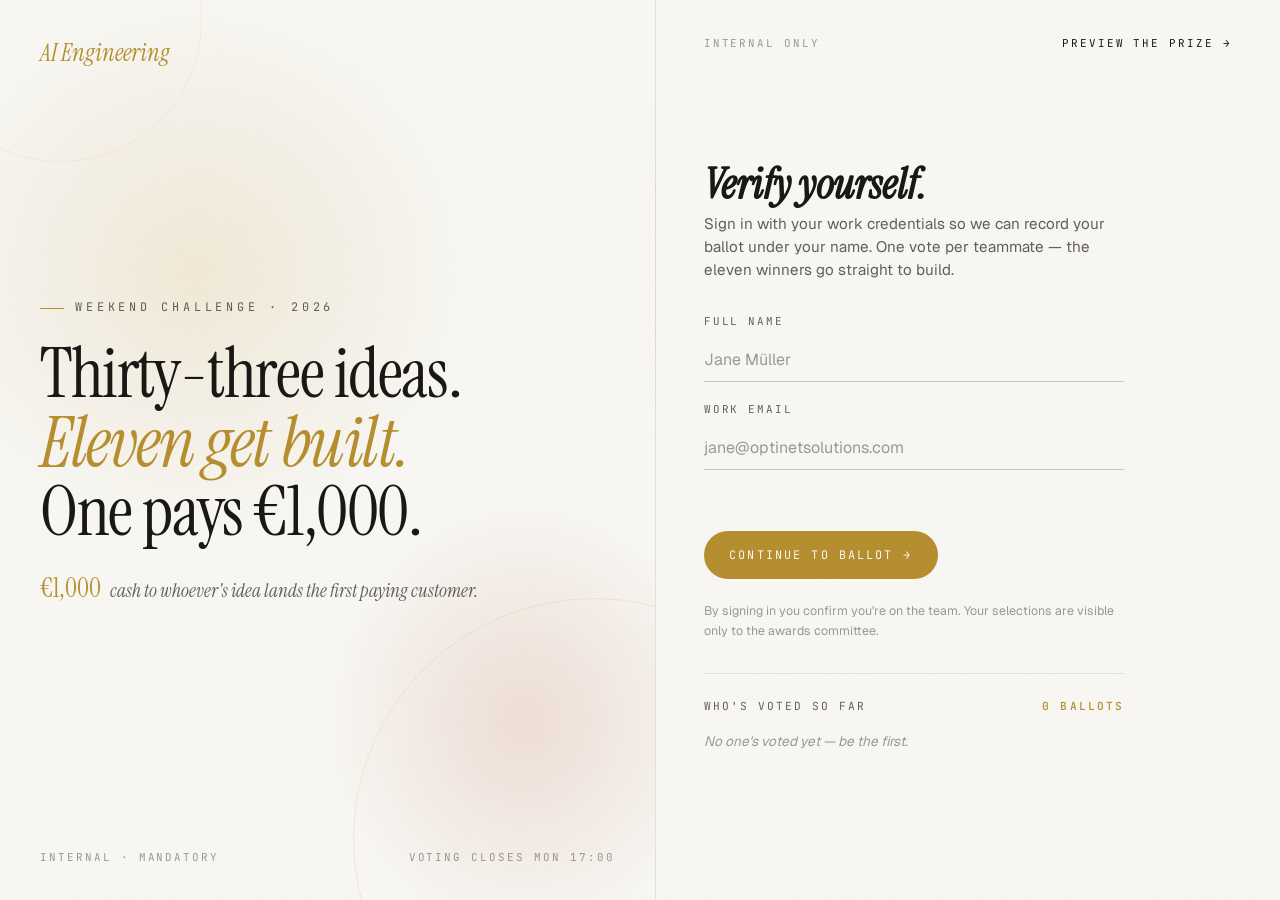
<file: index.html>
<!DOCTYPE html>
<html lang="en">
<head>
  <meta charset="UTF-8" />
  <meta name="viewport" content="width=device-width, initial-scale=1.0" />
  <title>AI Engineering Weekend Challenge · Sign in to vote</title>
  <meta name="description" content="Sign in with your work email to cast your votes for the AI Engineering Weekend Challenge." />
  <link rel="preconnect" href="https://fonts.googleapis.com" />
  <link rel="preconnect" href="https://fonts.gstatic.com" crossorigin />
  <link rel="stylesheet" href="assets/css/app.css" />
</head>
<body class="login-page">

  <!-- ===== Left: editorial art column ===== -->
  <aside class="login-art">
    <div class="login-art-mark">AI Engineering</div>

    <div class="login-art-titlewrap">
      <span class="login-art-eyebrow">Weekend Challenge · 2026</span>
      <h1 class="login-art-title">Thirty-three ideas. <em>Eleven get built.</em><br />One pays €1,000.</h1>
      <p class="login-art-prize"><strong>€1,000</strong> cash to whoever's idea lands the first paying customer.</p>
    </div>

    <div class="login-art-foot">
      <span>Internal · Mandatory</span>
      <span>Voting closes Mon 17:00</span>
    </div>
  </aside>

  <!-- ===== Right: sign-in form ===== -->
  <section class="login-form-col">
    <div class="login-form-head">
      <span>Internal Only</span>
      <a href="prize.html">Preview the prize <span class="arrow">→</span></a>
    </div>

    <form class="login-form" id="login-form" novalidate>
      <h2>Verify yourself.</h2>
      <p class="lede">Sign in with your work credentials so we can record your ballot under your name. One vote per teammate — the eleven winners go straight to build.</p>

      <div class="field">
        <label for="name">Full Name</label>
        <input id="name" name="name" type="text" autocomplete="name" placeholder="Jane Müller" required />
      </div>

      <div class="field">
        <label for="email">Work Email</label>
        <input id="email" name="email" type="email" autocomplete="email" placeholder="jane@optinetsolutions.com" required />
      </div>

      <div class="login-error" id="login-error" role="alert"></div>

      <button class="login-submit" type="submit">
        Continue to ballot <span class="arrow">→</span>
      </button>

      <p class="login-fineprint">By signing in you confirm you're on the team. Your selections are visible only to the awards committee.</p>

      <!-- Voter status — light social proof + admin transparency -->
      <div class="voter-status">
        <div class="voter-status-head">
          <span>Who's voted so far</span>
          <strong id="voter-count">0 ballots</strong>
        </div>
        <div class="voter-list" id="voter-list">
          <div class="voter-list-empty">No one's voted yet — be the first.</div>
        </div>
      </div>
    </form>

    <div></div>
  </section>

  <script src="assets/js/config.js"></script>
  <script src="assets/js/auth.js"></script>
  <script>
    (function () {
      "use strict";

      /* If already signed in, jump straight to the ballot. */
      if (window.Auth.user()) {
        window.location.href = "vote.html";
        return;
      }

      const form = document.getElementById("login-form");
      const err = document.getElementById("login-error");

      form.addEventListener("submit", e => {
        e.preventDefault();
        err.textContent = "";
        const data = new FormData(form);
        try {
          window.Auth.signIn({
            name: data.get("name"),
            email: data.get("email")
          });
          window.location.href = "vote.html";
        } catch (ex) {
          err.textContent = ex.message;
        }
      });

      /* Render voter list (async — fetched from backend if configured) */
      function fmt(iso) {
        const d = new Date(iso);
        const hh = String(d.getHours()).padStart(2, "0");
        const mm = String(d.getMinutes()).padStart(2, "0");
        return `${d.toLocaleDateString("en-GB", { day: "2-digit", month: "short" })} · ${hh}:${mm}`;
      }

      (async () => {
        const voters = await window.Auth.voterList();
        document.getElementById("voter-count").textContent =
          `${voters.length} ${voters.length === 1 ? "ballot" : "ballots"}`;
        if (voters.length) {
          document.getElementById("voter-list").innerHTML = voters
            .map(v => `<div class="voter-row"><span>${v.name}</span><time>${fmt(v.submittedAt)}</time></div>`)
            .join("");
        }

        /* If voting has closed, replace the form with a results CTA. */
        const status = await window.Auth.votingStatus();
        if (status && status.closed) {
          const formEl = document.getElementById("login-form");
          formEl.innerHTML = `
            <h2>The results are <em style="color:var(--gold);font-style:italic">in.</em></h2>
            <p class="lede">Voting has closed. ${status.totalBallots} ballot${status.totalBallots === 1 ? "" : "s"} cast. The eleven winning ideas — one per teammate — are now live on the results page.</p>
            <a class="login-submit" href="results.html" style="text-decoration:none; display:inline-flex;">
              View results <span class="arrow">→</span>
            </a>
          `;
        }
      })();
    })();
  </script>
</body>
</html>
</file>
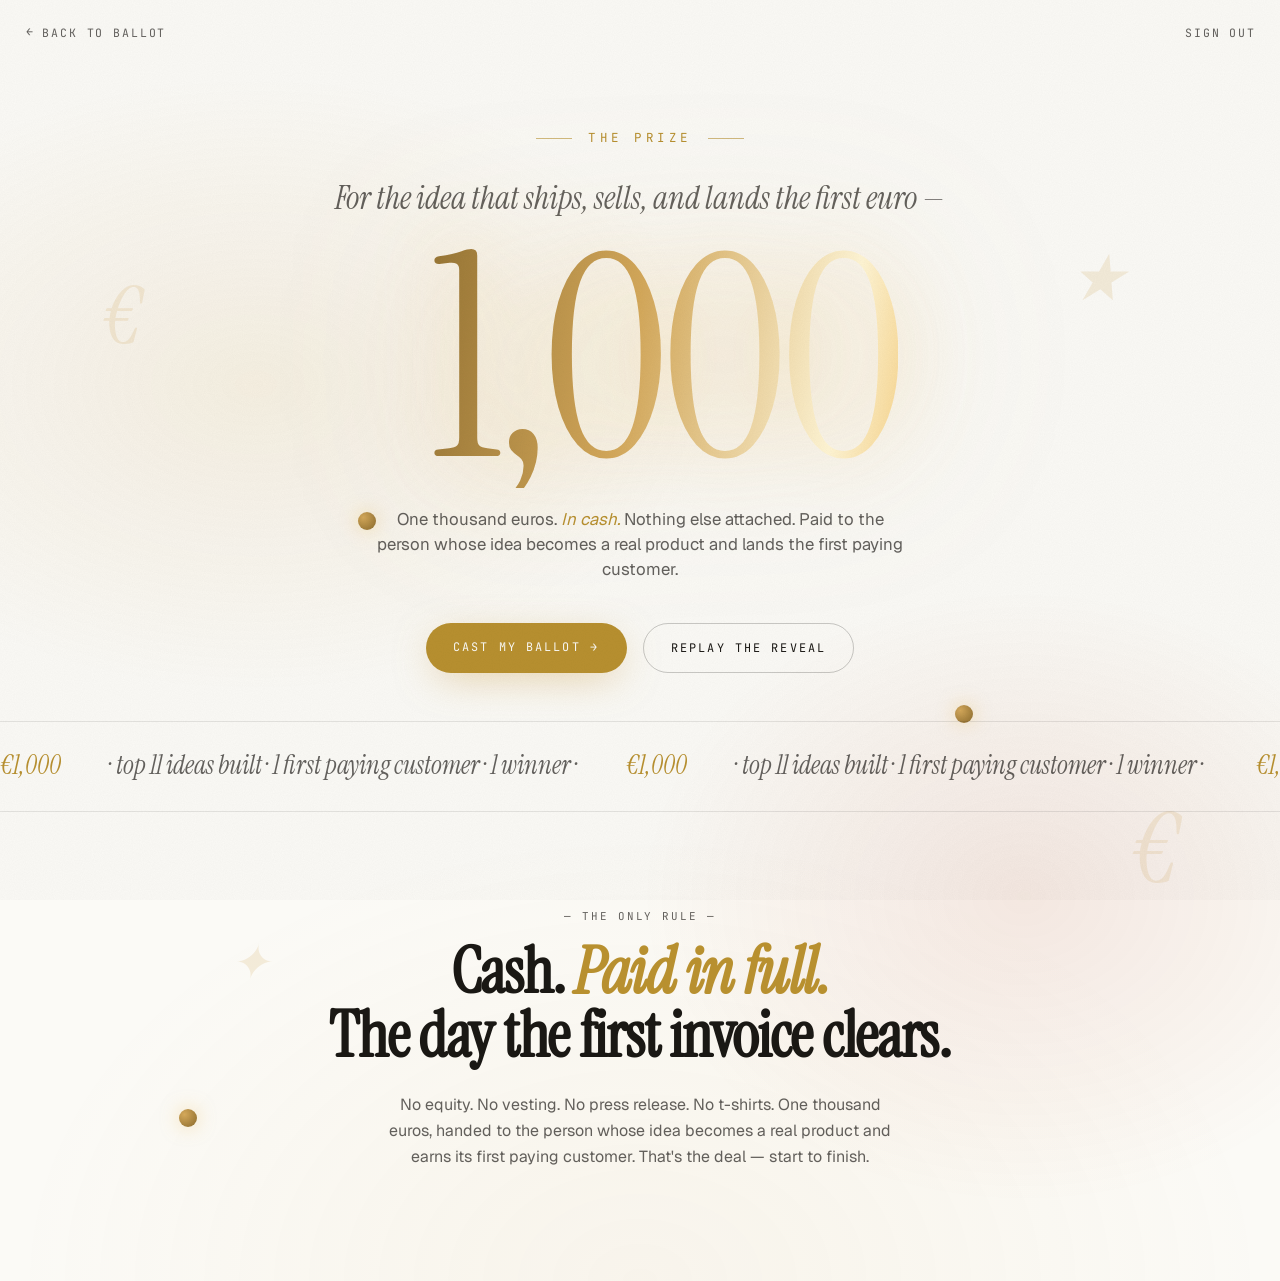
<file: prize.html>
<!DOCTYPE html>
<html lang="en">
<head>
  <meta charset="UTF-8" />
  <meta name="viewport" content="width=device-width, initial-scale=1.0" />
  <title>AI Engineering Weekend Challenge · The €1,000 Prize</title>
  <meta name="description" content="One thousand euros for the best idea on the table. Cast your vote, claim the night." />
  <link rel="preconnect" href="https://fonts.googleapis.com" />
  <link rel="preconnect" href="https://fonts.gstatic.com" crossorigin />
  <link rel="stylesheet" href="assets/css/app.css" />
</head>
<body>

  <main class="prize-stage">
    <div class="prize-bg" aria-hidden="true"></div>

    <!-- Floating decorative elements -->
    <div class="float" style="left: 8%; top: 20%; font-size: 5rem; animation: floatY 7s ease-in-out infinite;">€</div>
    <div class="float" style="right: 12%; top: 18%; font-size: 4rem; animation: floatY2 9s ease-in-out infinite;">★</div>
    <div class="float" style="left: 18%; bottom: 22%; font-size: 3rem; animation: floatY 11s ease-in-out infinite 1s;">✦</div>
    <div class="float" style="right: 8%; bottom: 28%; font-size: 6rem; animation: floatY2 8s ease-in-out infinite 0.5s;">€</div>
    <div class="float float-coin" style="left: 28%; top: 40%; animation: floatY 6s ease-in-out infinite 0.4s;"></div>
    <div class="float float-coin" style="right: 24%; top: 55%; animation: floatY2 8s ease-in-out infinite 1.2s;"></div>
    <div class="float float-coin" style="left: 14%; bottom: 12%; animation: floatY 9s ease-in-out infinite 0.8s;"></div>

    <!-- Confetti canvas overlay -->
    <canvas id="confetti" class="confetti-canvas" aria-hidden="true"></canvas>

    <!-- Top nav -->
    <nav class="container prize-nav">
      <a class="prize-nav-back" href="vote.html">
        <span class="arrow" style="transform: rotate(180deg)">→</span> Back to ballot
      </a>
      <a class="prize-nav-back" href="index.html">Sign out</a>
    </nav>

    <!-- Hero reveal -->
    <section class="prize-hero">
      <span class="prize-eyebrow">The Prize</span>
      <p class="prize-pretitle">For the idea that ships, sells, and lands the first euro —</p>
      <div class="prize-amount" id="amount"><sup>€</sup>0</div>
      <p class="prize-subtitle">One thousand euros. <em style="color:var(--gold);font-style:italic">In cash.</em> Nothing else attached. Paid to the person whose idea becomes a real product and lands the first paying customer.</p>
      <div class="prize-cta-row">
        <a href="vote.html" class="prize-cta prize-cta-primary">Cast my ballot <span class="arrow">→</span></a>
        <button id="retrigger" class="prize-cta prize-cta-ghost">Replay the reveal</button>
      </div>
    </section>

    <!-- Marquee -->
    <div class="marquee" aria-hidden="true">
      <div class="marquee-track">
        <span>€1,000</span> · top 11 ideas built · 1 first paying customer · 1 winner · <span>€1,000</span> · top 11 ideas built · 1 first paying customer · 1 winner ·&nbsp;
      </div>
      <div class="marquee-track" aria-hidden="true">
        <span>€1,000</span> · top 11 ideas built · 1 first paying customer · 1 winner · <span>€1,000</span> · top 11 ideas built · 1 first paying customer · 1 winner ·&nbsp;
      </div>
    </div>

    <!-- The single condition — cash only -->
    <section class="container spend">
      <header class="spend-head" style="justify-content: center; text-align: center; flex-direction: column; gap: 0; align-items: center;">
        <span class="eyebrow">— The only rule —</span>
        <h2 style="max-width: 22ch; text-align: center; margin: 1rem auto 0;">Cash. <em>Paid in full.</em><br />The day the first invoice clears.</h2>
        <p style="max-width: 46ch; color: var(--bone-dim); margin: 1.5rem auto 0; text-align: center; font-size: 1rem; line-height: 1.6;">No equity. No vesting. No press release. No t-shirts. One thousand euros, handed to the person whose idea becomes a real product and earns its first paying customer. That's the deal — start to finish.</p>
      </header>
    </section>

  </main>

  <script src="assets/js/prize.js"></script>
</body>
</html>
</file>
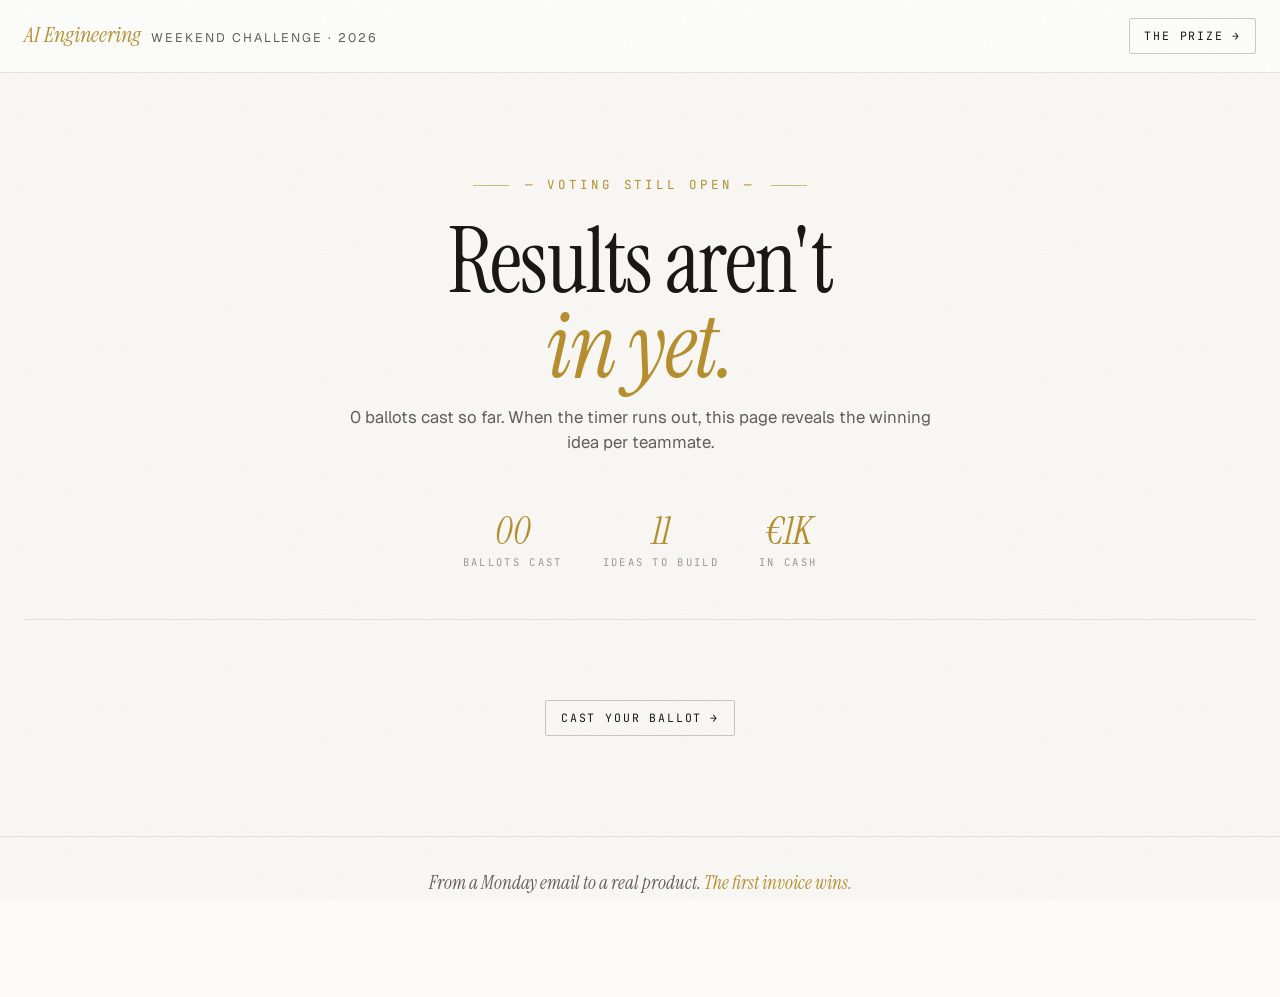
<file: results.html>
<!DOCTYPE html>
<html lang="en">
<head>
  <meta charset="UTF-8" />
  <meta name="viewport" content="width=device-width, initial-scale=1.0" />
  <title>AI Engineering Weekend Challenge · Results</title>
  <meta name="description" content="The eleven winning ideas from the Weekend Challenge — selected by the team." />
  <link rel="preconnect" href="https://fonts.googleapis.com" />
  <link rel="preconnect" href="https://fonts.gstatic.com" crossorigin />
  <link rel="stylesheet" href="assets/css/app.css" />
</head>
<body>

  <!-- Top bar -->
  <header class="topbar">
    <div class="container topbar-inner">
      <div class="brand">
        <span class="brand-mark">AI Engineering</span>
        <span class="brand-text">Weekend Challenge · 2026</span>
      </div>
      <div></div>
      <a class="topbar-link" href="prize.html">
        The Prize <span class="arrow">→</span>
      </a>
    </div>
  </header>

  <!-- Hero -->
  <section class="container results-hero">
    <span class="eyebrow" id="results-eyebrow">— Voting closed —</span>
    <h1>The eleven<br /><em>are in.</em></h1>
    <p class="lede" id="results-lede">Below: one winning idea per teammate. These are what we build. The €1,000 lands when the first paying customer signs up.</p>
    <div class="results-stats">
      <div class="results-stat">
        <span class="num" id="stat-ballots">—</span>
        <span class="label">Ballots cast</span>
      </div>
      <div class="results-stat">
        <span class="num">11</span>
        <span class="label">Ideas to build</span>
      </div>
      <div class="results-stat">
        <span class="num">€1K</span>
        <span class="label">In cash</span>
      </div>
    </div>
  </section>

  <!-- Results grid (or loading / not-yet-closed states) -->
  <main class="container">
    <div id="results-root">
      <div class="results-loading">Loading results...</div>
    </div>
  </main>

  <p class="results-footnote">
    From a Monday email to a real product. <em>The first invoice wins.</em>
  </p>

  <!-- Lightbox (full pitch) -->
  <div class="lightbox" id="lightbox" data-open="false" role="dialog" aria-modal="true" aria-label="Full pitch view">
    <div class="lightbox-frame">
      <button class="lightbox-close" id="lightbox-close" aria-label="Close">×</button>
      <img id="lightbox-img" class="lightbox-img" alt="" />
      <div class="lightbox-meta">
        <span>— Full pitch —</span>
        <strong id="lightbox-title"></strong>
        <span id="lightbox-tag"></span>
      </div>
    </div>
  </div>

  <script src="assets/js/config.js"></script>
  <script src="assets/js/data.js"></script>
  <script src="assets/js/auth.js"></script>
  <script src="assets/js/results.js"></script>
</body>
</html>
</file>
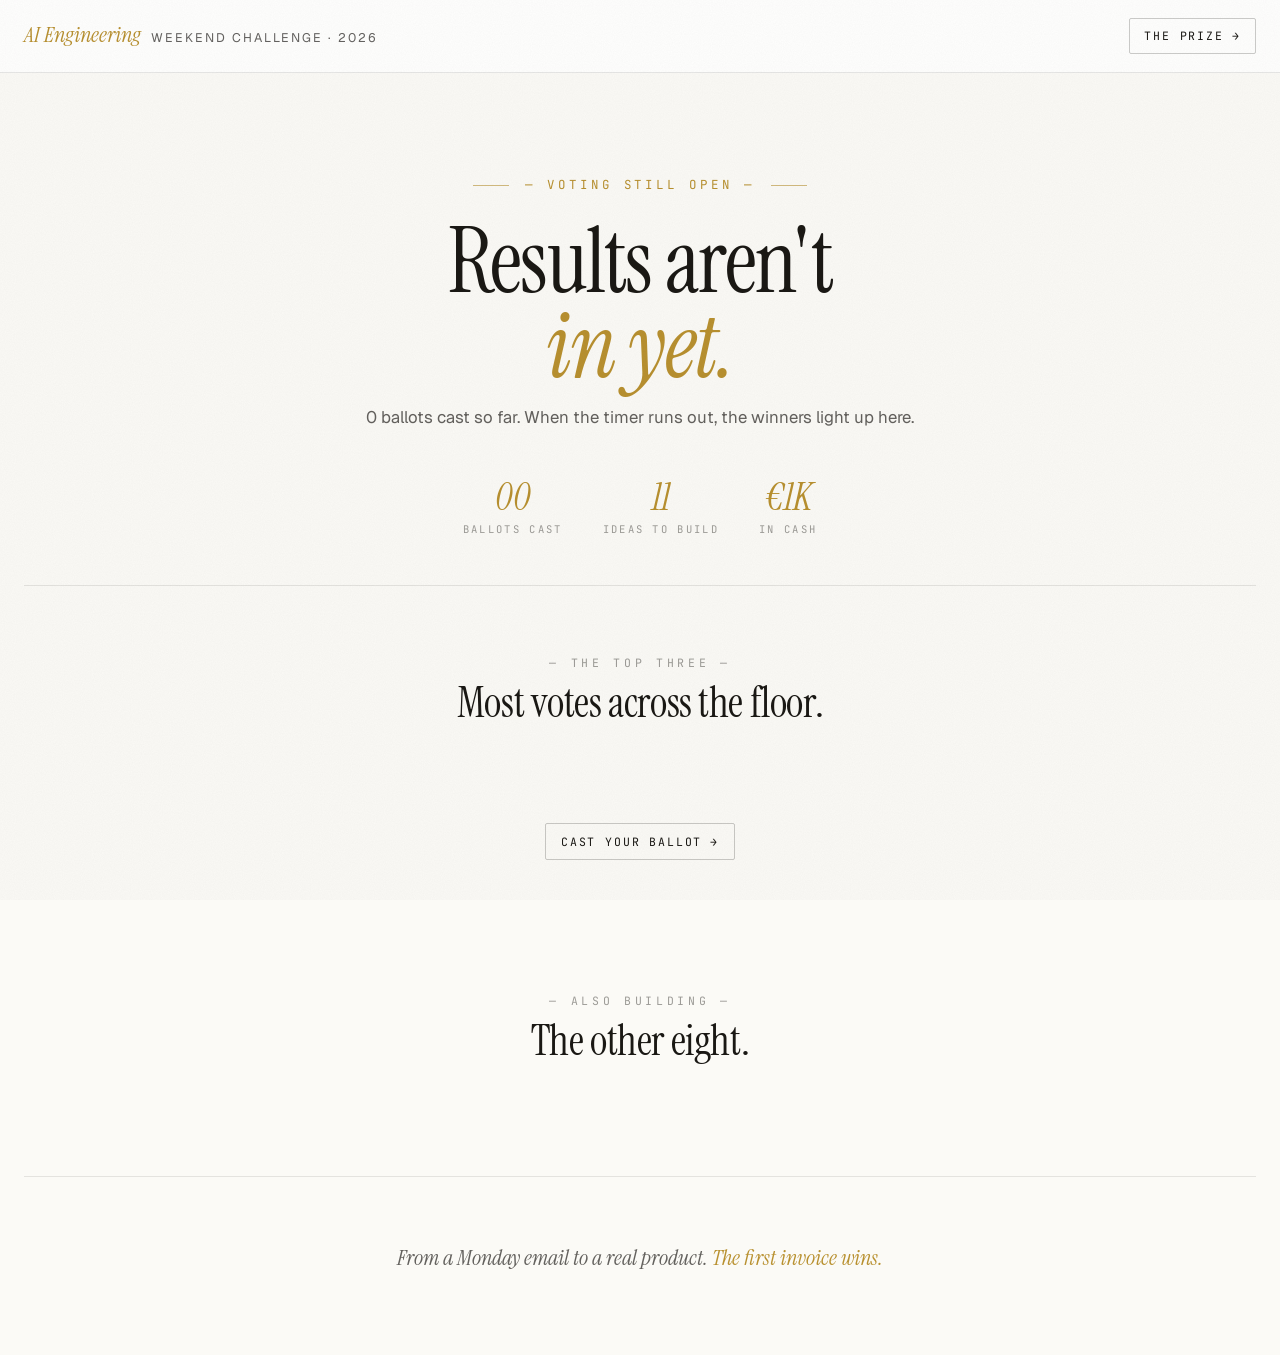
<file: reveal.html>
<!DOCTYPE html>
<html lang="en">
<head>
  <meta charset="UTF-8" />
  <meta name="viewport" content="width=device-width, initial-scale=1.0" />
  <title>AI Engineering Weekend Challenge · The Verdict</title>
  <meta name="description" content="The 11 ideas the team is building." />
  <link rel="preconnect" href="https://fonts.googleapis.com" />
  <link rel="preconnect" href="https://fonts.gstatic.com" crossorigin />
  <link rel="stylesheet" href="assets/css/app.css" />
</head>
<body>

  <!-- Top bar -->
  <header class="topbar">
    <div class="container topbar-inner">
      <div class="brand">
        <span class="brand-mark">AI Engineering</span>
        <span class="brand-text">Weekend Challenge · 2026</span>
      </div>
      <div></div>
      <a class="topbar-link" href="prize.html">
        The Prize <span class="arrow">→</span>
      </a>
    </div>
  </header>

  <!-- Hero -->
  <section class="container reveal-hero">
    <span class="eyebrow" id="reveal-eyebrow">— The verdict is in —</span>
    <h1>Eleven ideas.<br /><em>Now we build.</em></h1>
    <p class="lede" id="reveal-lede">
      One winning idea per teammate — these are what we ship next week. The
      <strong>€1,000</strong> lands when the first paying customer signs up.
    </p>
    <div class="reveal-stats">
      <div class="reveal-stat">
        <span class="num" id="stat-ballots">—</span>
        <span class="label">Ballots cast</span>
      </div>
      <div class="reveal-stat">
        <span class="num" id="stat-winners">11</span>
        <span class="label">Ideas to build</span>
      </div>
      <div class="reveal-stat">
        <span class="num">€1K</span>
        <span class="label">In cash</span>
      </div>
    </div>
  </section>

  <!-- Podium — top 3 by vote count -->
  <section class="container">
    <div class="reveal-section-head">
      <span class="reveal-section-eyebrow">— The top three —</span>
      <h2>Most votes across the floor.</h2>
    </div>
    <div class="reveal-podium" id="reveal-podium">
      <div class="reveal-loading">Loading…</div>
    </div>
  </section>

  <!-- Remaining winners -->
  <section class="container reveal-also">
    <div class="reveal-section-head">
      <span class="reveal-section-eyebrow">— Also building —</span>
      <h2>The other eight.</h2>
    </div>
    <div class="reveal-grid" id="reveal-grid"></div>
  </section>

  <!-- Closing callout -->
  <section class="container reveal-callout">
    <p>From a Monday email to a real product. <em>The first invoice wins.</em></p>
  </section>

  <!-- Lightbox (full pitch) -->
  <div class="lightbox" id="lightbox" data-open="false" role="dialog" aria-modal="true" aria-label="Full pitch view">
    <div class="lightbox-frame">
      <button class="lightbox-close" id="lightbox-close" aria-label="Close">×</button>
      <img id="lightbox-img" class="lightbox-img" alt="" />
      <div class="lightbox-meta">
        <span>— Full pitch —</span>
        <strong id="lightbox-title"></strong>
        <span id="lightbox-tag"></span>
      </div>
    </div>
  </div>

  <script src="assets/js/config.js"></script>
  <script src="assets/js/data.js"></script>
  <script src="assets/js/auth.js"></script>
  <script src="assets/js/reveal.js"></script>
</body>
</html>
</file>
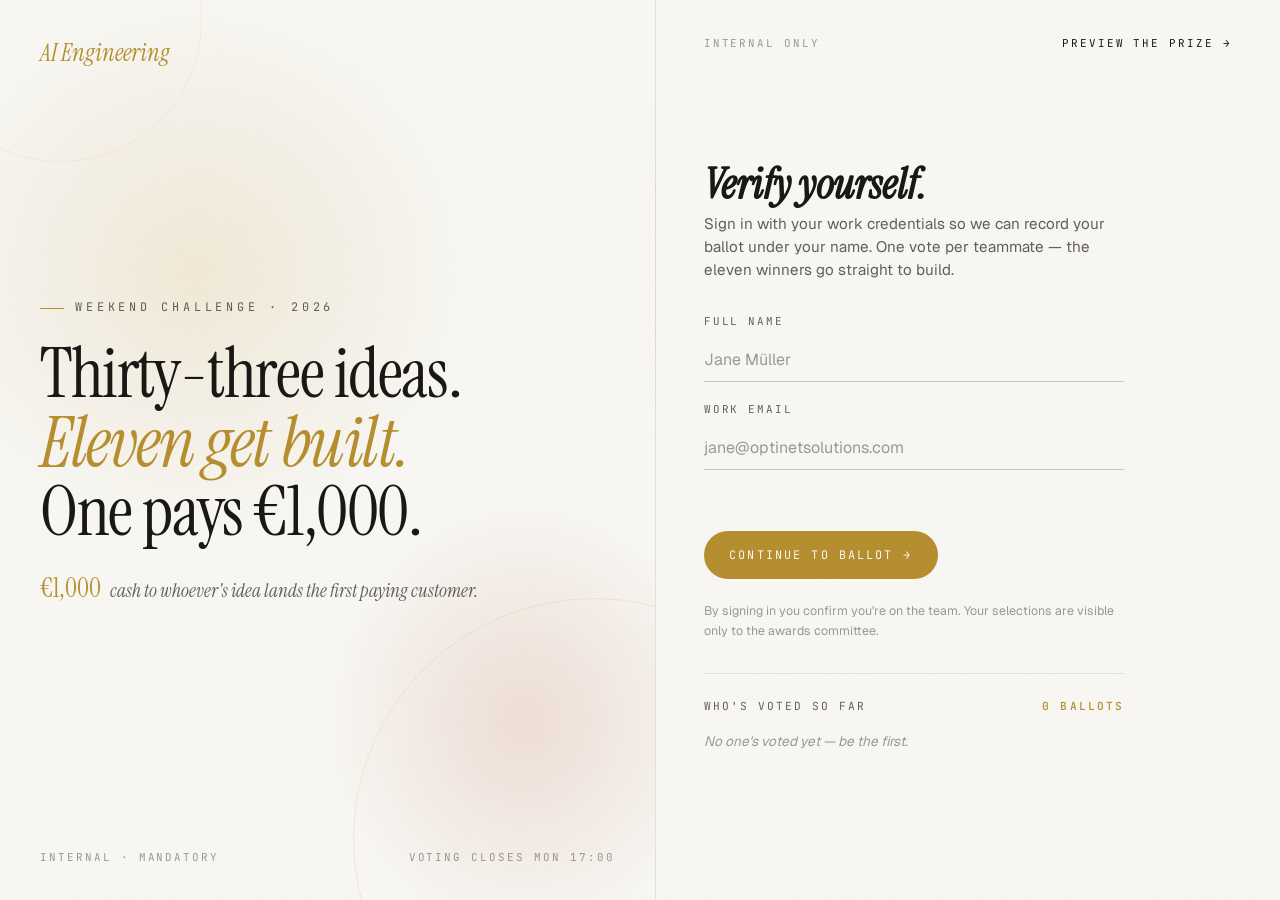
<file: vote.html>
<!DOCTYPE html>
<html lang="en">
<head>
  <meta charset="UTF-8" />
  <meta name="viewport" content="width=device-width, initial-scale=1.0" />
  <title>AI Engineering Weekend Challenge · Cast Your Vote</title>
  <meta name="description" content="Pick the strongest idea from each of your colleagues. One vote per row, eleven rows total. €1,000 cash prize." />
  <link rel="preconnect" href="https://fonts.googleapis.com" />
  <link rel="preconnect" href="https://fonts.gstatic.com" crossorigin />
  <link rel="stylesheet" href="assets/css/app.css" />
</head>
<body>

  <!-- ================== Top bar ================== -->
  <header class="topbar">
    <div class="container topbar-inner with-identity">
      <div class="brand">
        <span class="brand-mark">AI Engineering</span>
        <span class="brand-text">Weekend Challenge · 2026</span>
      </div>

      <div class="topbar-progress">
        <span class="pmono" id="progress-count">— / —</span>
        <div class="pbar" aria-hidden="true">
          <div class="pbar-fill" id="progress-fill"></div>
        </div>
      </div>

      <div class="identity" id="identity" title="Signed in">
        <span>Signed in · <strong id="identity-name">—</strong></span>
        <span class="signout" id="signout">Sign out</span>
      </div>
    </div>
  </header>

  <!-- ================== Hero ================== -->
  <section class="container vote-hero">
    <div>
      <div class="eyebrow">Weekend Challenge · Voting round · Closes Monday 17:00</div>
      <h1>Pick the strongest <em>products.</em></h1>
      <p style="color: var(--bone-dim); margin-top: 1.5rem; max-width: 52ch; font-size: 0.98rem;">Names are hidden — each row is one submitter's three products. Pick your favorite from each row. Your picks roll up into the team's shortlist, and the €1,000 lands when the first idea on the list earns its first paying customer.</p>
    </div>
    <aside class="vote-hero-meta">
      <div class="row"><span>Total products</span><strong id="hero-total-products">—</strong></div>
      <div class="row"><span>Your votes</span><strong id="hero-required-votes">—</strong></div>
      <div class="row"><span>Rule</span><strong>1 per row</strong></div>
      <div class="row"><span>Prize</span><a href="prize.html" style="color:var(--gold)">€1,000 cash →</a></div>
    </aside>
  </section>

  <!-- ================== Products ================== -->
  <main class="container">
    <div class="submitters" id="submitters" aria-live="polite"></div>
  </main>

  <!-- ================== Footer ================== -->
  <footer class="container footnote">
    <span>AI Engineering · Weekend Challenge 2026</span>
    <span>1 product per submitter · Editable until lock-in</span>
    <a class="utility-link" href="prize.html">See the prize <span class="arrow">→</span></a>
  </footer>

  <!-- ================== Sticky submit bar ================== -->
  <div class="submit-bar" role="region" aria-label="Submit votes">
    <div class="submit-status" id="submit-status">
      Loading ballot…
    </div>
    <button class="submit-btn" id="submit-btn" data-ready="false" disabled>
      Submit votes <span class="arrow">→</span>
    </button>
  </div>

  <!-- ================== Lightbox (full pitch) ================== -->
  <div class="lightbox" id="lightbox" data-open="false" role="dialog" aria-modal="true" aria-label="Full pitch view">
    <div class="lightbox-frame">
      <button class="lightbox-close" id="lightbox-close" aria-label="Close">×</button>
      <img id="lightbox-img" class="lightbox-img" alt="" />
      <div class="lightbox-meta">
        <span>— Full pitch —</span>
        <strong id="lightbox-title"></strong>
        <span id="lightbox-tag"></span>
      </div>
    </div>
  </div>

  <!-- ================== Confirmation modal ================== -->
  <div class="modal-veil" id="modal" role="dialog" aria-modal="true" data-open="false">
    <div class="modal">
      <div class="modal-eyebrow">— Ballot recorded —</div>
      <h2 id="modal-title">Your vote is in.</h2>
      <p id="modal-body">Logged under your name. The eleven winners go to build straight after voting closes. The €1,000 lands when the first paying customer signs up — and you'll know whose idea did it.</p>
      <button class="modal-close" id="modal-close">View the prize →</button>
    </div>
  </div>

  <script src="assets/js/config.js"></script>
  <script src="assets/js/data.js"></script>
  <script src="assets/js/auth.js"></script>
  <script src="assets/js/voting.js"></script>
</body>
</html>
</file>
<file: assets/css/app.css>
/* =====================================================================
   AI Engineering — Weekend Challenge
   Design system: light editorial / warm white with gold accents
   ===================================================================== */

@import url("https://fonts.googleapis.com/css2?family=Instrument+Serif:ital@0;1&family=Geist:wght@300;400;500;600;700&family=JetBrains+Mono:wght@400;500&display=swap");

:root {
  /* Surfaces — warm whites */
  --ink: #fbfaf6;
  --ink-2: #ffffff;
  --ink-3: #f5f1e6;
  --ash: #ebe5d4;
  --line: rgba(26, 24, 20, 0.10);
  --line-strong: rgba(26, 24, 20, 0.22);

  /* Type — dark on light */
  --bone: #1a1814;
  --bone-dim: rgba(26, 24, 20, 0.68);
  --bone-faint: rgba(26, 24, 20, 0.42);

  /* Accents */
  --gold: #b8902f;
  --gold-bright: #d4a85a;
  --gold-deep: #8a6a2c;
  --rust: #a83e1a;
  --moss: #4d6b48;
  --crimson: #8a2a2a;

  /* Type scale */
  --display: "Instrument Serif", ui-serif, Georgia, serif;
  --sans: "Geist", ui-sans-serif, system-ui, sans-serif;
  --mono: "JetBrains Mono", ui-monospace, monospace;

  --radius: 2px;
  --transition: cubic-bezier(0.2, 0.6, 0.2, 1);
}

* {
  box-sizing: border-box;
  -webkit-font-smoothing: antialiased;
  -moz-osx-font-smoothing: grayscale;
}

html,
body {
  margin: 0;
  padding: 0;
  background: var(--ink);
  color: var(--bone);
  font-family: var(--sans);
  font-size: 16px;
  line-height: 1.5;
  font-feature-settings: "ss01", "cv11";
}

/* Subtle film grain across the entire app */
body::before {
  content: "";
  position: fixed;
  inset: 0;
  pointer-events: none;
  z-index: 100;
  opacity: 0.04;
  mix-blend-mode: multiply;
  background-image: url("data:image/svg+xml;utf8,<svg xmlns='http://www.w3.org/2000/svg' width='180' height='180'><filter id='n'><feTurbulence type='fractalNoise' baseFrequency='0.9' numOctaves='2' stitchTiles='stitch'/><feColorMatrix values='0 0 0 0 0  0 0 0 0 0  0 0 0 0 0  0 0 0 0.7 0'/></filter><rect width='100%' height='100%' filter='url(%23n)'/></svg>");
}

::selection {
  background: var(--gold);
  color: var(--ink);
}

a {
  color: inherit;
  text-decoration: none;
}

button {
  font-family: inherit;
  cursor: pointer;
  border: none;
  background: none;
  color: inherit;
}

/* =====================================================================
   Typographic primitives
   ===================================================================== */

.serif {
  font-family: var(--display);
  font-weight: 400;
  letter-spacing: -0.01em;
}
.serif-italic {
  font-family: var(--display);
  font-style: italic;
  font-weight: 400;
  letter-spacing: -0.015em;
}
.mono {
  font-family: var(--mono);
  font-weight: 400;
  letter-spacing: 0.02em;
  text-transform: uppercase;
  font-size: 0.72rem;
}

.eyebrow {
  font-family: var(--mono);
  font-size: 0.68rem;
  letter-spacing: 0.18em;
  text-transform: uppercase;
  color: var(--bone-dim);
}

/* =====================================================================
   Layout
   ===================================================================== */

.container {
  width: min(1240px, 100% - 3rem);
  margin: 0 auto;
}

@media (max-width: 720px) {
  .container { width: min(100%, 100% - 1.5rem); }
}

/* =====================================================================
   Top bar
   ===================================================================== */

.topbar {
  position: sticky;
  top: 0;
  z-index: 30;
  background: rgba(255, 255, 255, 0.85);
  backdrop-filter: blur(14px) saturate(140%);
  -webkit-backdrop-filter: blur(14px) saturate(140%);
  border-bottom: 1px solid var(--line);
}

.topbar-inner {
  display: grid;
  grid-template-columns: 1fr auto 1fr;
  align-items: center;
  gap: 2rem;
  padding: 1.1rem 0;
}

@media (max-width: 760px) {
  .topbar-inner {
    grid-template-columns: 1fr auto;
    gap: 1rem;
  }
  .topbar-progress { display: none; }
}

.brand {
  display: flex;
  align-items: baseline;
  gap: 0.6rem;
}
.brand-mark {
  font-family: var(--display);
  font-style: italic;
  font-size: 1.4rem;
  color: var(--gold);
  line-height: 1;
}
.brand-text {
  font-size: 0.78rem;
  letter-spacing: 0.16em;
  text-transform: uppercase;
  color: var(--bone-dim);
}

.topbar-progress {
  display: flex;
  align-items: center;
  gap: 0.9rem;
  color: var(--bone-dim);
}
.topbar-progress .pmono {
  font-family: var(--mono);
  font-size: 0.72rem;
  letter-spacing: 0.16em;
  color: var(--bone);
}
.pbar {
  width: 220px;
  height: 2px;
  background: var(--line);
  position: relative;
  overflow: hidden;
}
.pbar-fill {
  position: absolute;
  inset: 0 auto 0 0;
  width: 0;
  background: linear-gradient(90deg, var(--gold-deep), var(--gold-bright));
  transition: width 0.6s var(--transition);
}

.topbar-link {
  font-family: var(--mono);
  font-size: 0.72rem;
  letter-spacing: 0.16em;
  text-transform: uppercase;
  color: var(--bone);
  display: inline-flex;
  align-items: center;
  gap: 0.5rem;
  border: 1px solid var(--line-strong);
  padding: 0.55rem 0.9rem;
  border-radius: var(--radius);
  transition: all 0.3s var(--transition);
  justify-self: end;
}
.topbar-link:hover {
  border-color: var(--gold);
  color: var(--gold);
  transform: translateX(2px);
}

/* =====================================================================
   Voting hero
   ===================================================================== */

.vote-hero {
  padding: 5rem 0 3rem;
  border-bottom: 1px solid var(--line);
  display: grid;
  grid-template-columns: 1.1fr 0.9fr;
  gap: 3rem;
  align-items: end;
}
@media (max-width: 920px) {
  .vote-hero { grid-template-columns: 1fr; padding: 3rem 0 2rem; }
}

.vote-hero h1 {
  font-family: var(--display);
  font-weight: 400;
  font-size: clamp(3rem, 7vw, 6rem);
  line-height: 0.95;
  letter-spacing: -0.02em;
  margin: 1.5rem 0 0;
}
.vote-hero h1 em {
  font-style: italic;
  color: var(--gold);
}

.vote-hero-meta {
  display: flex;
  flex-direction: column;
  gap: 0.9rem;
  color: var(--bone-dim);
  border-left: 1px solid var(--line-strong);
  padding-left: 1.5rem;
}
.vote-hero-meta strong {
  color: var(--bone);
  font-weight: 500;
}
.vote-hero-meta .row {
  display: flex;
  justify-content: space-between;
  gap: 1rem;
  padding-bottom: 0.7rem;
  border-bottom: 1px solid var(--line);
  font-family: var(--mono);
  font-size: 0.74rem;
  letter-spacing: 0.1em;
  text-transform: uppercase;
}
.vote-hero-meta .row:last-child { border-bottom: none; }

/* =====================================================================
   Submitter blocks
   ===================================================================== */

.submitters {
  padding: 4rem 0 8rem;
  display: flex;
  flex-direction: column;
  gap: 5rem;
}

/* Anonymized rail header (replaces submitter name + role) */
.submitter-anonhead {
  display: flex;
  flex-direction: column;
  gap: 0.4rem;
  margin-top: 0.4rem;
}
.submitter-anonlabel {
  font-family: var(--display);
  font-size: 1.7rem;
  line-height: 1;
  letter-spacing: -0.02em;
  color: var(--bone);
}
.submitter[data-voted="true"] .submitter-anonlabel {
  color: var(--gold);
  font-style: italic;
}
.submitter-anonsub {
  font-family: var(--mono);
  font-size: 0.7rem;
  letter-spacing: 0.18em;
  text-transform: uppercase;
  color: var(--bone-faint);
}

.submitter {
  display: grid;
  grid-template-columns: 220px 1fr;
  gap: 3rem;
  align-items: start;
  /* Defer layout/paint of offscreen submitter blocks for faster initial render. */
  content-visibility: auto;
  contain-intrinsic-size: 600px;
}
@media (max-width: 920px) {
  .submitter { grid-template-columns: 1fr; gap: 1.75rem; }
}

.submitter-rail {
  position: sticky;
  top: 110px;
  display: flex;
  flex-direction: column;
  gap: 1.25rem;
}
@media (max-width: 920px) {
  .submitter-rail { position: static; }
}

.submitter-index {
  font-family: var(--display);
  font-style: italic;
  font-size: 5rem;
  line-height: 1;
  color: var(--gold);
  letter-spacing: -0.04em;
  position: relative;
}
.submitter-index::after {
  content: "";
  position: absolute;
  left: 0;
  top: 50%;
  width: 38px;
  height: 1px;
  background: var(--gold);
  transform: translateX(calc(100% + 14px));
  opacity: 0.5;
}
.submitter-name {
  font-family: var(--display);
  font-size: 2.6rem;
  line-height: 0.95;
  letter-spacing: -0.02em;
  color: var(--bone);
  margin-top: 0.4rem;
}
.submitter-role {
  font-family: var(--mono);
  font-size: 0.74rem;
  letter-spacing: 0.2em;
  text-transform: uppercase;
  color: var(--gold);
  margin-top: 0.7rem;
  display: inline-block;
  padding: 0.32rem 0.6rem;
  border: 1px solid rgba(212, 168, 90, 0.3);
  border-radius: 2px;
  background: rgba(212, 168, 90, 0.05);
}
.submitter-status {
  display: inline-flex;
  align-items: center;
  gap: 0.5rem;
  font-family: var(--mono);
  font-size: 0.7rem;
  letter-spacing: 0.16em;
  text-transform: uppercase;
  color: var(--bone-faint);
  margin-top: 0.5rem;
}
.submitter-status .dot {
  width: 6px;
  height: 6px;
  border-radius: 50%;
  background: var(--bone-faint);
  transition: background 0.4s var(--transition);
}
.submitter[data-voted="true"] .submitter-status .dot {
  background: var(--gold);
  box-shadow: 0 0 12px var(--gold);
}
.submitter[data-voted="true"] .submitter-status {
  color: var(--gold);
}

/* Idea cards grid */
.ideas {
  display: grid;
  grid-template-columns: repeat(3, 1fr);
  gap: 1rem;
}
@media (max-width: 1080px) {
  .ideas { grid-template-columns: 1fr; }
}

.idea {
  position: relative;
  background: var(--ink-2);
  border: 1px solid var(--line);
  cursor: pointer;
  transition: all 0.4s var(--transition);
  display: flex;
  flex-direction: column;
  overflow: hidden;
}
.idea::before {
  content: "";
  position: absolute;
  top: 0;
  left: 0;
  right: 0;
  height: 1px;
  background: linear-gradient(90deg, transparent, var(--gold), transparent);
  transform: translateX(-100%);
  transition: transform 0.6s var(--transition);
}
.idea:hover {
  border-color: var(--line-strong);
  background: var(--ink-3);
  transform: translateY(-3px);
}
.idea:hover::before { transform: translateX(0); }

.idea[data-selected="true"] {
  border-color: var(--gold);
  background: linear-gradient(180deg, rgba(212, 168, 90, 0.06), rgba(212, 168, 90, 0.02));
  box-shadow: 0 0 0 1px var(--gold), 0 20px 60px -30px rgba(212, 168, 90, 0.4);
}
.idea[data-selected="true"]::before { transform: translateX(0); }

/* Body — the unexpanded card is a fully designed component, no thumbnail.
   The full pitch image only appears in the lightbox.                     */
.idea-body {
  padding: 1.5rem 1.5rem 1.3rem;
  display: flex;
  flex-direction: column;
  gap: 0.85rem;
  flex-grow: 1;
}

.idea-card-head {
  display: flex;
  justify-content: space-between;
  align-items: flex-start;
  gap: 1rem;
  margin-bottom: 0.2rem;
}
.idea-bignum {
  font-family: var(--display);
  font-style: italic;
  font-size: 2.6rem;
  line-height: 0.85;
  letter-spacing: -0.04em;
  color: var(--gold);
  display: inline-flex;
  align-items: baseline;
  gap: 0.2rem;
}
.idea-bignum::after {
  content: "";
  width: 22px;
  height: 1px;
  background: var(--gold);
  align-self: center;
  opacity: 0.5;
  margin-left: 0.4rem;
}
.idea[data-selected="true"] .idea-bignum::after { opacity: 1; }

.idea-bullets {
  list-style: none;
  margin: 0.2rem 0 0;
  padding: 0;
  display: flex;
  flex-direction: column;
  gap: 0.45rem;
}
.idea-bullets li {
  font-size: 0.86rem;
  color: var(--bone-dim);
  line-height: 1.4;
  padding-left: 1.1rem;
  position: relative;
}
.idea-bullets li::before {
  content: "✦";
  position: absolute;
  left: 0;
  top: 0;
  color: var(--gold);
  font-size: 0.85rem;
  opacity: 0.75;
}
.idea[data-selected="true"] .idea-bullets li::before { opacity: 1; }

.idea-subject {
  margin-top: auto;
  padding: 0.7rem 0.85rem;
  background: rgba(212, 168, 90, 0.05);
  border-left: 2px solid var(--gold-deep);
  display: flex;
  flex-direction: column;
  gap: 0.2rem;
}
.idea[data-selected="true"] .idea-subject {
  background: rgba(212, 168, 90, 0.12);
  border-left-color: var(--gold);
}
.idea-subject-label {
  font-family: var(--mono);
  font-size: 0.6rem;
  letter-spacing: 0.22em;
  text-transform: uppercase;
  color: var(--bone-faint);
}
.idea-subject-line {
  font-family: var(--display);
  font-style: italic;
  font-size: 0.95rem;
  color: var(--bone);
  line-height: 1.3;
}

.idea-head {
  display: flex;
  justify-content: space-between;
  align-items: baseline;
  gap: 1rem;
}
.idea-cat {
  font-family: var(--mono);
  font-size: 0.62rem;
  letter-spacing: 0.2em;
  text-transform: uppercase;
  color: var(--bone-faint);
}
.idea[data-selected="true"] .idea-cat { color: var(--gold); }

.idea-mark {
  width: 22px;
  height: 22px;
  border: 1px solid var(--line-strong);
  border-radius: 50%;
  position: relative;
  flex-shrink: 0;
  transition: all 0.3s var(--transition);
}
.idea-mark::after {
  content: "";
  position: absolute;
  inset: 4px;
  border-radius: 50%;
  background: var(--gold);
  transform: scale(0);
  transition: transform 0.3s var(--transition);
}
.idea[data-selected="true"] .idea-mark {
  border-color: var(--gold);
}
.idea[data-selected="true"] .idea-mark::after { transform: scale(1); }

.idea-title {
  font-family: var(--display);
  font-size: 1.55rem;
  line-height: 1.05;
  letter-spacing: -0.01em;
  color: var(--bone);
  margin: 0;
}
.idea[data-selected="true"] .idea-title {
  color: var(--gold);
}

.idea-tagline {
  font-family: var(--display);
  font-style: italic;
  font-size: 1rem;
  color: var(--bone-dim);
  line-height: 1.2;
  margin-top: -0.3rem;
}

.idea-teaser {
  font-size: 0.9rem;
  color: var(--bone-dim);
  line-height: 1.5;
}

.idea-pitchbtn {
  align-self: stretch;
  font-family: var(--mono);
  font-size: 0.7rem;
  letter-spacing: 0.18em;
  text-transform: uppercase;
  color: var(--bone);
  border: 1px solid var(--line-strong);
  background: var(--ink-3);
  padding: 0.7rem 0.9rem;
  border-radius: 2px;
  display: inline-flex;
  align-items: center;
  justify-content: center;
  gap: 0.6rem;
  transition: all 0.3s var(--transition);
  cursor: zoom-in;
}
.idea-pitchbtn:hover {
  border-color: var(--gold);
  color: var(--gold);
  background: var(--ink-2);
  letter-spacing: 0.2em;
}
.idea[data-selected="true"] .idea-pitchbtn {
  border-color: var(--gold);
  color: var(--gold);
}
.idea-pitchbtn::before {
  content: "⤢";
  font-size: 0.85rem;
}

.idea-foot {
  display: flex;
  justify-content: space-between;
  align-items: center;
  padding-top: 0.9rem;
  margin-top: 0.4rem;
  border-top: 1px solid var(--line);
  font-family: var(--mono);
  font-size: 0.66rem;
  letter-spacing: 0.16em;
  text-transform: uppercase;
  color: var(--bone-faint);
}
.idea-impact[data-level="High"] { color: var(--gold); }
.idea-impact[data-level="Medium"] { color: var(--bone-dim); }

.idea-num {
  font-family: var(--display);
  font-style: italic;
  color: var(--bone-faint);
  font-size: 0.95rem;
  letter-spacing: 0;
}

/* Hidden native input for accessibility */
.idea input[type="radio"] {
  position: absolute;
  opacity: 0;
  pointer-events: none;
}

/* =====================================================================
   Submit footer
   ===================================================================== */

.submit-bar {
  position: fixed;
  bottom: 1.25rem;
  left: 50%;
  transform: translateX(-50%);
  z-index: 40;
  background: var(--ink-2);
  border: 1px solid var(--line-strong);
  padding: 0.55rem 0.55rem 0.55rem 1.5rem;
  border-radius: 999px;
  display: flex;
  align-items: center;
  gap: 1.5rem;
  box-shadow: 0 18px 50px -20px rgba(26, 24, 20, 0.18);
}
@media (max-width: 600px) {
  .submit-bar {
    width: calc(100% - 1.5rem);
    bottom: 0.75rem;
    padding: 0.5rem 0.5rem 0.5rem 1rem;
    gap: 0.75rem;
  }
}

.submit-status {
  display: flex;
  align-items: center;
  gap: 0.7rem;
  font-family: var(--mono);
  font-size: 0.72rem;
  letter-spacing: 0.14em;
  text-transform: uppercase;
  color: var(--bone-dim);
  white-space: nowrap;
}
.submit-status strong { color: var(--bone); }

.submit-btn {
  font-family: var(--mono);
  font-size: 0.74rem;
  letter-spacing: 0.18em;
  text-transform: uppercase;
  color: var(--bone-faint);
  background: var(--ash);
  padding: 0.85rem 1.5rem;
  border-radius: 999px;
  transition: all 0.4s var(--transition);
  display: inline-flex;
  align-items: center;
  gap: 0.6rem;
  border: 1px solid transparent;
  cursor: not-allowed;
}
.submit-btn[data-ready="true"] {
  background: var(--gold);
  color: var(--ink);
  cursor: pointer;
  box-shadow: 0 0 0 0 rgba(244, 199, 110, 0.7);
  animation: pulseGold 2s infinite;
}
.submit-btn[data-ready="true"]:hover {
  background: var(--gold-bright);
  transform: translateY(-1px);
}
@keyframes pulseGold {
  0% { box-shadow: 0 0 0 0 rgba(244, 199, 110, 0.5); }
  70% { box-shadow: 0 0 0 16px rgba(244, 199, 110, 0); }
  100% { box-shadow: 0 0 0 0 rgba(244, 199, 110, 0); }
}

/* =====================================================================
   Confirmation modal
   ===================================================================== */

.modal-veil {
  position: fixed;
  inset: 0;
  background: rgba(26, 24, 20, 0.45);
  backdrop-filter: blur(8px);
  z-index: 60;
  display: none;
  align-items: center;
  justify-content: center;
  padding: 1.5rem;
}
.modal-veil[data-open="true"] {
  display: flex;
  animation: fadeIn 0.4s var(--transition);
}
@keyframes fadeIn { from { opacity: 0; } to { opacity: 1; } }

.modal {
  max-width: 520px;
  width: 100%;
  background: var(--ink-2);
  border: 1px solid var(--gold);
  padding: 3rem 2.5rem;
  text-align: center;
  position: relative;
}
.modal-eyebrow {
  font-family: var(--mono);
  font-size: 0.72rem;
  letter-spacing: 0.2em;
  text-transform: uppercase;
  color: var(--gold);
  margin-bottom: 1rem;
}
.modal h2 {
  font-family: var(--display);
  font-style: italic;
  font-size: 2.6rem;
  line-height: 1.05;
  margin: 0 0 1rem;
}
.modal p {
  color: var(--bone-dim);
  margin: 0 0 2rem;
}
.modal-close {
  font-family: var(--mono);
  font-size: 0.72rem;
  letter-spacing: 0.16em;
  text-transform: uppercase;
  border: 1px solid var(--gold);
  padding: 0.8rem 1.5rem;
  color: var(--gold);
  transition: all 0.3s var(--transition);
}
.modal-close:hover { background: var(--gold); color: var(--ink); }

/* =====================================================================
   Footer
   ===================================================================== */
.footnote {
  border-top: 1px solid var(--line);
  padding: 2.5rem 0 6rem;
  display: flex;
  justify-content: space-between;
  font-family: var(--mono);
  font-size: 0.7rem;
  letter-spacing: 0.14em;
  text-transform: uppercase;
  color: var(--bone-faint);
  flex-wrap: wrap;
  gap: 1rem;
}

/* =====================================================================
   RESULTS PAGE
   ===================================================================== */

.results-hero {
  padding: 6rem 0 3rem;
  text-align: center;
  border-bottom: 1px solid var(--line);
}
.results-hero .eyebrow {
  font-family: var(--mono);
  font-size: 0.78rem;
  letter-spacing: 0.32em;
  text-transform: uppercase;
  color: var(--gold);
  display: inline-flex;
  align-items: center;
  gap: 1rem;
}
.results-hero .eyebrow::before,
.results-hero .eyebrow::after {
  content: "";
  width: 36px;
  height: 1px;
  background: var(--gold);
  opacity: 0.6;
}
.results-hero h1 {
  font-family: var(--display);
  font-weight: 400;
  font-size: clamp(3rem, 7vw, 6rem);
  line-height: 0.95;
  letter-spacing: -0.02em;
  margin: 1.5rem 0 1rem;
}
.results-hero h1 em {
  font-style: italic;
  color: var(--gold);
}
.results-hero p.lede {
  font-size: 1.05rem;
  color: var(--bone-dim);
  max-width: 56ch;
  margin: 1rem auto 2rem;
}
.results-stats {
  display: inline-flex;
  gap: 2.5rem;
  margin-top: 1.5rem;
  flex-wrap: wrap;
  justify-content: center;
}
.results-stat {
  display: flex;
  flex-direction: column;
  align-items: center;
  gap: 0.3rem;
}
.results-stat .num {
  font-family: var(--display);
  font-style: italic;
  font-size: 2.4rem;
  line-height: 1;
  color: var(--gold);
}
.results-stat .label {
  font-family: var(--mono);
  font-size: 0.66rem;
  letter-spacing: 0.22em;
  text-transform: uppercase;
  color: var(--bone-faint);
}

.results-loading {
  text-align: center;
  padding: 8rem 0;
  font-family: var(--mono);
  font-size: 0.78rem;
  letter-spacing: 0.18em;
  text-transform: uppercase;
  color: var(--bone-dim);
}

.results-grid {
  padding: 4rem 0 6rem;
  display: grid;
  grid-template-columns: repeat(2, 1fr);
  gap: 1rem;
}
@media (max-width: 920px) { .results-grid { grid-template-columns: 1fr; } }

.result-card {
  background: var(--ink-2);
  border: 1px solid var(--line);
  padding: 2rem 2rem 1.6rem;
  position: relative;
  display: flex;
  flex-direction: column;
  gap: 1rem;
  opacity: 0;
  transform: translateY(20px);
  animation: fadeUp 0.7s var(--transition) forwards;
}
.result-card:nth-child(1) { animation-delay: 0.05s; }
.result-card:nth-child(2) { animation-delay: 0.15s; }
.result-card:nth-child(3) { animation-delay: 0.25s; }
.result-card:nth-child(4) { animation-delay: 0.35s; }
.result-card:nth-child(5) { animation-delay: 0.45s; }
.result-card:nth-child(6) { animation-delay: 0.55s; }
.result-card:nth-child(7) { animation-delay: 0.65s; }
.result-card:nth-child(8) { animation-delay: 0.75s; }
.result-card:nth-child(9) { animation-delay: 0.85s; }
.result-card:nth-child(10) { animation-delay: 0.95s; }

.result-card-head {
  display: flex;
  justify-content: space-between;
  align-items: baseline;
  gap: 1rem;
  border-bottom: 1px solid var(--line);
  padding-bottom: 0.9rem;
}
.result-rank {
  font-family: var(--display);
  font-style: italic;
  font-size: 2.2rem;
  line-height: 1;
  color: var(--gold);
  letter-spacing: -0.02em;
}
.result-submitter {
  text-align: right;
}
.result-submitter-name {
  font-family: var(--display);
  font-size: 1.6rem;
  line-height: 1;
  letter-spacing: -0.01em;
  color: var(--bone);
}
.result-submitter-role {
  font-family: var(--mono);
  font-size: 0.66rem;
  letter-spacing: 0.18em;
  text-transform: uppercase;
  color: var(--bone-faint);
  margin-top: 0.3rem;
}

.result-winner-tag {
  font-family: var(--mono);
  font-size: 0.66rem;
  letter-spacing: 0.22em;
  text-transform: uppercase;
  color: var(--gold);
}
.result-title {
  font-family: var(--display);
  font-size: 2rem;
  line-height: 1.05;
  letter-spacing: -0.01em;
  color: var(--bone);
  margin: 0;
}
.result-tagline {
  font-family: var(--display);
  font-style: italic;
  font-size: 1rem;
  color: var(--bone-dim);
  line-height: 1.3;
  margin-top: -0.2rem;
}

.result-stats {
  display: flex;
  align-items: center;
  gap: 1.2rem;
  margin-top: auto;
  padding-top: 1rem;
  border-top: 1px solid var(--line);
}
.result-vote-count {
  font-family: var(--display);
  font-style: italic;
  font-size: 1.4rem;
  color: var(--gold);
}
.result-vote-count small {
  font-family: var(--mono);
  font-style: normal;
  font-size: 0.66rem;
  letter-spacing: 0.18em;
  text-transform: uppercase;
  color: var(--bone-faint);
  margin-left: 0.4rem;
}
.result-tie {
  font-family: var(--mono);
  font-size: 0.66rem;
  letter-spacing: 0.18em;
  text-transform: uppercase;
  color: var(--rust);
  margin-left: auto;
}

.result-pitchbtn {
  font-family: var(--mono);
  font-size: 0.66rem;
  letter-spacing: 0.18em;
  text-transform: uppercase;
  color: var(--bone-dim);
  border: 1px solid var(--line-strong);
  padding: 0.55rem 0.85rem;
  border-radius: 999px;
  margin-left: auto;
  cursor: zoom-in;
  transition: all 0.3s var(--transition);
}
.result-pitchbtn:hover {
  border-color: var(--gold);
  color: var(--gold);
}

.results-footnote {
  text-align: center;
  padding: 2rem 0 5rem;
  border-top: 1px solid var(--line);
  font-family: var(--display);
  font-style: italic;
  font-size: 1.2rem;
  color: var(--bone-dim);
}
.results-footnote em { color: var(--gold); }

/* =====================================================================
   PRIZE PAGE
   ===================================================================== */

.prize-stage {
  position: relative;
  min-height: 100vh;
  overflow: hidden;
  display: flex;
  flex-direction: column;
}

/* Animated background — slowly drifting radial pools */
.prize-bg {
  position: absolute;
  inset: 0;
  z-index: 0;
  background:
    radial-gradient(ellipse 60% 40% at 20% 30%, rgba(212, 168, 90, 0.13), transparent 60%),
    radial-gradient(ellipse 50% 40% at 80% 70%, rgba(182, 69, 30, 0.10), transparent 60%),
    radial-gradient(ellipse 70% 50% at 50% 100%, rgba(212, 168, 90, 0.07), transparent 70%),
    var(--ink);
  animation: bgDrift 20s ease-in-out infinite alternate;
}
@keyframes bgDrift {
  0% { background-position: 0% 0%, 100% 100%, 50% 100%, 0 0; }
  100% { background-position: 10% 5%, 90% 95%, 60% 90%, 0 0; }
}

/* Floating decorative elements */
.float {
  position: absolute;
  z-index: 1;
  pointer-events: none;
  font-family: var(--display);
  font-style: italic;
  color: rgba(212, 168, 90, 0.18);
  user-select: none;
  filter: blur(0.3px);
}
.float-coin {
  width: 18px;
  height: 18px;
  border-radius: 50%;
  background: radial-gradient(circle at 30% 30%, var(--gold-bright), var(--gold-deep));
  box-shadow: 0 0 18px rgba(244, 199, 110, 0.5);
  font-family: inherit;
  color: transparent;
}
@keyframes floatY {
  0%, 100% { transform: translateY(0) rotate(0); }
  50% { transform: translateY(-30px) rotate(8deg); }
}
@keyframes floatY2 {
  0%, 100% { transform: translateY(0) rotate(0); }
  50% { transform: translateY(-50px) rotate(-12deg); }
}
@keyframes drift {
  0% { transform: translate(0, 0); }
  100% { transform: translate(60px, -40px); }
}

.prize-nav {
  position: relative;
  z-index: 5;
  padding: 1.5rem 0;
  display: flex;
  justify-content: space-between;
  align-items: center;
}
.prize-nav-back {
  display: inline-flex;
  align-items: center;
  gap: 0.6rem;
  font-family: var(--mono);
  font-size: 0.72rem;
  letter-spacing: 0.16em;
  text-transform: uppercase;
  color: var(--bone-dim);
  transition: color 0.3s var(--transition);
}
.prize-nav-back:hover { color: var(--gold); }

.confetti-canvas {
  position: fixed;
  inset: 0;
  z-index: 50;
  pointer-events: none;
}

/* Hero — the reveal */
.prize-hero {
  position: relative;
  z-index: 4;
  flex-grow: 1;
  display: flex;
  flex-direction: column;
  justify-content: center;
  align-items: center;
  text-align: center;
  padding: 4rem 1.5rem 3rem;
}

.prize-eyebrow {
  font-family: var(--mono);
  font-size: 0.78rem;
  letter-spacing: 0.36em;
  text-transform: uppercase;
  color: var(--gold);
  display: inline-flex;
  align-items: center;
  gap: 1rem;
  opacity: 0;
  animation: fadeUp 1s var(--transition) 0.2s forwards;
}
.prize-eyebrow::before,
.prize-eyebrow::after {
  content: "";
  width: 36px;
  height: 1px;
  background: var(--gold);
  opacity: 0.6;
}

.prize-pretitle {
  font-family: var(--display);
  font-style: italic;
  font-size: clamp(1.4rem, 2.6vw, 2rem);
  color: var(--bone-dim);
  margin: 1.6rem 0 0;
  opacity: 0;
  animation: fadeUp 1s var(--transition) 0.5s forwards;
}

/* The €1,000 — animated gold gradient with glow */
.prize-amount {
  font-family: var(--display);
  font-weight: 400;
  font-size: clamp(7rem, 22vw, 18rem);
  line-height: 0.9;
  letter-spacing: -0.04em;
  margin: 0.8rem 0 0;
  position: relative;
  background: linear-gradient(
    100deg,
    #8a6a2c 0%,
    #d4a85a 25%,
    #fff5d4 45%,
    #f4c76e 55%,
    #d4a85a 75%,
    #8a6a2c 100%
  );
  background-size: 200% 100%;
  -webkit-background-clip: text;
  background-clip: text;
  -webkit-text-fill-color: transparent;
  animation: shine 6s linear infinite, fadeUp 1.4s var(--transition) 0.7s backwards;
  filter: drop-shadow(0 0 36px rgba(244, 199, 110, 0.35))
          drop-shadow(0 0 80px rgba(212, 168, 90, 0.25));
}
.prize-amount sup {
  font-style: italic;
  font-size: 0.5em;
  vertical-align: 0.4em;
  margin-right: -0.05em;
  opacity: 0.85;
}
@keyframes shine {
  0% { background-position: 0% 50%; }
  100% { background-position: 200% 50%; }
}
@keyframes fadeUp {
  from { opacity: 0; transform: translateY(20px); }
  to { opacity: 1; transform: translateY(0); }
}

.prize-subtitle {
  max-width: 540px;
  font-size: 1.05rem;
  color: var(--bone-dim);
  margin: 1.2rem auto 0;
  opacity: 0;
  animation: fadeUp 1s var(--transition) 0.95s forwards;
}

.prize-cta-row {
  margin-top: 2.5rem;
  display: flex;
  gap: 1rem;
  justify-content: center;
  flex-wrap: wrap;
  opacity: 0;
  animation: fadeUp 1s var(--transition) 1.2s forwards;
}
.prize-cta {
  font-family: var(--mono);
  font-size: 0.74rem;
  letter-spacing: 0.18em;
  text-transform: uppercase;
  padding: 1rem 1.7rem;
  border-radius: 999px;
  transition: all 0.4s var(--transition);
  display: inline-flex;
  align-items: center;
  gap: 0.6rem;
}
.prize-cta-primary {
  background: var(--gold);
  color: var(--ink);
  box-shadow: 0 10px 40px -10px rgba(212, 168, 90, 0.6);
}
.prize-cta-primary:hover {
  background: var(--gold-bright);
  transform: translateY(-2px);
  box-shadow: 0 16px 50px -10px rgba(244, 199, 110, 0.7);
}
.prize-cta-ghost {
  border: 1px solid var(--line-strong);
  color: var(--bone);
}
.prize-cta-ghost:hover {
  border-color: var(--gold);
  color: var(--gold);
}

/* Marquee strip */
.marquee {
  position: relative;
  z-index: 3;
  border-top: 1px solid var(--line);
  border-bottom: 1px solid var(--line);
  padding: 1.6rem 0;
  overflow: hidden;
  white-space: nowrap;
  display: flex;
  gap: 3rem;
  font-family: var(--display);
  font-style: italic;
  font-size: 1.6rem;
  color: var(--bone-dim);
}
.marquee-track {
  display: inline-flex;
  gap: 3rem;
  animation: scroll 40s linear infinite;
  white-space: nowrap;
  flex-shrink: 0;
}
.marquee-track span { color: var(--gold); }
@keyframes scroll {
  from { transform: translateX(0); }
  to { transform: translateX(-100%); }
}

/* "What you can do with it" — playful cards */
.spend {
  position: relative;
  z-index: 2;
  padding: 6rem 0 4rem;
}
.spend-head {
  display: flex;
  justify-content: space-between;
  align-items: end;
  gap: 2rem;
  margin-bottom: 3rem;
  flex-wrap: wrap;
}
.spend-head h2 {
  font-family: var(--display);
  font-size: clamp(2.4rem, 5vw, 4rem);
  line-height: 1;
  letter-spacing: -0.02em;
  margin: 0.5rem 0 0;
  max-width: 12ch;
}
.spend-head h2 em {
  font-style: italic;
  color: var(--gold);
}

.spend-grid {
  display: grid;
  grid-template-columns: repeat(4, 1fr);
  gap: 1rem;
}
@media (max-width: 920px) { .spend-grid { grid-template-columns: repeat(2, 1fr); } }
@media (max-width: 520px) { .spend-grid { grid-template-columns: 1fr; } }

.spend-card {
  background: var(--ink-2);
  border: 1px solid var(--line);
  padding: 1.6rem 1.4rem 1.4rem;
  display: flex;
  flex-direction: column;
  gap: 0.7rem;
  min-height: 220px;
  transition: all 0.4s var(--transition);
  position: relative;
  overflow: hidden;
}
.spend-card:hover {
  border-color: var(--gold);
  background: var(--ink-3);
  transform: translateY(-4px);
}
.spend-card::after {
  content: "";
  position: absolute;
  bottom: -40%;
  right: -40%;
  width: 80%;
  height: 80%;
  background: radial-gradient(circle, rgba(212, 168, 90, 0.15), transparent 70%);
  transition: transform 0.6s var(--transition);
  transform: scale(0);
}
.spend-card:hover::after { transform: scale(1); }

.spend-num {
  font-family: var(--display);
  font-style: italic;
  font-size: 3rem;
  line-height: 1;
  color: var(--gold);
  letter-spacing: -0.02em;
}
.spend-num small {
  font-style: normal;
  color: var(--bone);
  font-size: 0.7rem;
  letter-spacing: 0.18em;
  text-transform: uppercase;
  font-family: var(--mono);
  display: block;
  margin-top: 0.4rem;
}
.spend-label {
  font-family: var(--display);
  font-size: 1.4rem;
  line-height: 1.1;
  margin-top: auto;
  letter-spacing: -0.01em;
}
.spend-detail {
  font-size: 0.85rem;
  color: var(--bone-faint);
  line-height: 1.5;
}

/* Countdown */
.countdown {
  position: relative;
  z-index: 2;
  padding: 4rem 0 7rem;
  text-align: center;
  border-top: 1px solid var(--line);
}
.countdown-eyebrow {
  font-family: var(--mono);
  font-size: 0.74rem;
  letter-spacing: 0.24em;
  text-transform: uppercase;
  color: var(--bone-dim);
}
.countdown-head {
  font-family: var(--display);
  font-style: italic;
  font-size: clamp(1.8rem, 3.5vw, 2.6rem);
  margin: 1rem 0 2.5rem;
  color: var(--bone);
}
.countdown-head em { color: var(--gold); }

.countdown-timer {
  display: flex;
  justify-content: center;
  gap: 2.5rem;
  flex-wrap: wrap;
}
@media (max-width: 600px) { .countdown-timer { gap: 1.2rem; } }

.cd-unit {
  display: flex;
  flex-direction: column;
  align-items: center;
  gap: 0.5rem;
  min-width: 80px;
}
.cd-num {
  font-family: var(--display);
  font-size: clamp(3rem, 8vw, 5rem);
  line-height: 1;
  color: var(--bone);
  letter-spacing: -0.02em;
  font-variant-numeric: tabular-nums;
}
.cd-label {
  font-family: var(--mono);
  font-size: 0.66rem;
  letter-spacing: 0.24em;
  text-transform: uppercase;
  color: var(--bone-faint);
}

/* =====================================================================
   LOGIN / VERIFICATION
   ===================================================================== */

.login-page {
  min-height: 100vh;
  display: grid;
  grid-template-columns: 1.05fr 1fr;
}
@media (max-width: 920px) {
  .login-page { grid-template-columns: 1fr; min-height: auto; }
}

.login-art {
  position: relative;
  background:
    radial-gradient(ellipse 70% 50% at 30% 30%, rgba(212, 168, 90, 0.18), transparent 60%),
    radial-gradient(ellipse 50% 40% at 80% 80%, rgba(182, 69, 30, 0.14), transparent 60%),
    var(--ink);
  overflow: hidden;
  display: flex;
  flex-direction: column;
  justify-content: space-between;
  padding: 2.2rem 2.5rem 2.2rem;
  border-right: 1px solid var(--line);
}
@media (max-width: 920px) {
  .login-art { min-height: 380px; border-right: none; border-bottom: 1px solid var(--line); }
}

.login-art-mark {
  font-family: var(--display);
  font-style: italic;
  color: var(--gold);
  font-size: 1.5rem;
}
.login-art-titlewrap {
  position: relative;
  z-index: 2;
  margin: auto 0;
  padding: 2rem 0;
}
.login-art-eyebrow {
  font-family: var(--mono);
  font-size: 0.74rem;
  letter-spacing: 0.32em;
  text-transform: uppercase;
  color: var(--bone-dim);
  display: inline-flex;
  align-items: center;
  gap: 0.7rem;
}
.login-art-eyebrow::before {
  content: "";
  width: 24px;
  height: 1px;
  background: var(--gold);
}
.login-art-title {
  font-family: var(--display);
  font-weight: 400;
  font-size: clamp(3rem, 5.5vw, 4.6rem);
  line-height: 0.98;
  letter-spacing: -0.02em;
  margin: 1.4rem 0 0;
  max-width: 14ch;
}
.login-art-title em {
  font-style: italic;
  color: var(--gold);
}
.login-art-prize {
  font-family: var(--display);
  font-style: italic;
  font-size: 1.2rem;
  color: var(--bone-dim);
  margin-top: 1.5rem;
}
.login-art-prize strong {
  font-style: normal;
  color: var(--gold);
  font-weight: 400;
  font-family: var(--display);
  font-size: 1.6rem;
  display: inline-block;
  margin-right: 0.4rem;
}

.login-art-foot {
  display: flex;
  justify-content: space-between;
  font-family: var(--mono);
  font-size: 0.68rem;
  letter-spacing: 0.18em;
  text-transform: uppercase;
  color: var(--bone-faint);
  position: relative;
  z-index: 2;
}

/* Decorative drifting circle */
.login-art::after {
  content: "";
  position: absolute;
  width: 480px;
  height: 480px;
  border: 1px solid rgba(212, 168, 90, 0.18);
  border-radius: 50%;
  bottom: -180px;
  right: -180px;
  z-index: 1;
  animation: drift 14s ease-in-out infinite alternate;
}
.login-art::before {
  content: "";
  position: absolute;
  width: 280px;
  height: 280px;
  border: 1px solid rgba(212, 168, 90, 0.12);
  border-radius: 50%;
  top: -120px;
  left: -80px;
  z-index: 1;
  animation: drift 18s ease-in-out infinite alternate-reverse;
}

/* Form column */
.login-form-col {
  display: flex;
  flex-direction: column;
  justify-content: space-between;
  padding: 2.2rem 3rem;
  background: var(--ink);
}
@media (max-width: 600px) { .login-form-col { padding: 2rem 1.5rem; } }

.login-form-head {
  display: flex;
  justify-content: space-between;
  font-family: var(--mono);
  font-size: 0.68rem;
  letter-spacing: 0.18em;
  text-transform: uppercase;
  color: var(--bone-faint);
}
.login-form-head a { color: var(--bone); }
.login-form-head a:hover { color: var(--gold); }

.login-form {
  margin: auto 0;
  max-width: 420px;
  width: 100%;
}
.login-form h2 {
  font-family: var(--display);
  font-style: italic;
  font-size: clamp(2rem, 3.4vw, 2.6rem);
  line-height: 1;
  margin: 0 0 0.4rem;
  color: var(--bone);
}
.login-form p.lede {
  color: var(--bone-dim);
  margin: 0 0 2rem;
  font-size: 0.95rem;
}

.field {
  display: flex;
  flex-direction: column;
  gap: 0.5rem;
  margin-bottom: 1.2rem;
}
.field label {
  font-family: var(--mono);
  font-size: 0.68rem;
  letter-spacing: 0.18em;
  text-transform: uppercase;
  color: var(--bone-dim);
}
.field input {
  font-family: var(--sans);
  font-size: 1rem;
  background: transparent;
  border: none;
  border-bottom: 1px solid var(--line-strong);
  padding: 0.7rem 0;
  color: var(--bone);
  outline: none;
  transition: border-color 0.3s var(--transition);
}
.field input::placeholder { color: var(--bone-faint); }
.field input:focus { border-bottom-color: var(--gold); }

.login-error {
  font-family: var(--mono);
  font-size: 0.7rem;
  letter-spacing: 0.12em;
  text-transform: uppercase;
  color: var(--rust);
  min-height: 1rem;
  margin: 0.6rem 0 0;
}

.login-submit {
  margin-top: 1.6rem;
  font-family: var(--mono);
  font-size: 0.74rem;
  letter-spacing: 0.18em;
  text-transform: uppercase;
  background: var(--gold);
  color: var(--ink);
  padding: 1rem 1.6rem;
  border-radius: 999px;
  display: inline-flex;
  align-items: center;
  gap: 0.6rem;
  transition: all 0.3s var(--transition);
}
.login-submit:hover {
  background: var(--gold-bright);
  transform: translateY(-1px);
}
.login-submit:disabled {
  background: var(--ash);
  color: var(--bone-faint);
  cursor: not-allowed;
  transform: none;
}

.login-fineprint {
  font-size: 0.78rem;
  color: var(--bone-faint);
  margin-top: 1.4rem;
  line-height: 1.6;
}

/* Voter status panel */
.voter-status {
  border-top: 1px solid var(--line);
  padding-top: 1.5rem;
  margin-top: 2rem;
}
.voter-status-head {
  display: flex;
  justify-content: space-between;
  font-family: var(--mono);
  font-size: 0.7rem;
  letter-spacing: 0.18em;
  text-transform: uppercase;
  color: var(--bone-dim);
  margin-bottom: 1rem;
}
.voter-status-head strong { color: var(--gold); font-weight: 500; }
.voter-list {
  display: flex;
  flex-direction: column;
  gap: 0.5rem;
  max-height: 180px;
  overflow-y: auto;
}
.voter-row {
  display: flex;
  justify-content: space-between;
  font-size: 0.85rem;
  color: var(--bone);
  padding: 0.4rem 0;
  border-bottom: 1px dashed var(--line);
}
.voter-row:last-child { border-bottom: none; }
.voter-row time {
  font-family: var(--mono);
  font-size: 0.66rem;
  letter-spacing: 0.1em;
  color: var(--bone-faint);
}
.voter-list-empty {
  font-size: 0.85rem;
  color: var(--bone-faint);
  font-style: italic;
}

/* Identity chip in top bar (after login) */
.identity {
  display: inline-flex;
  align-items: center;
  gap: 0.6rem;
  font-family: var(--mono);
  font-size: 0.7rem;
  letter-spacing: 0.14em;
  text-transform: uppercase;
  color: var(--bone-dim);
  border: 1px solid var(--line-strong);
  padding: 0.45rem 0.8rem;
  border-radius: 999px;
  transition: border-color 0.3s var(--transition);
}
.identity:hover { border-color: var(--gold); }
.identity strong { color: var(--bone); font-weight: 500; }
.identity .signout {
  color: var(--bone-faint);
  border-left: 1px solid var(--line-strong);
  padding-left: 0.6rem;
  margin-left: 0.2rem;
  cursor: pointer;
}
.identity .signout:hover { color: var(--gold); }

/* Topbar adjustment when identity present */
.topbar-inner.with-identity {
  grid-template-columns: 1fr auto auto;
}
@media (max-width: 760px) {
  .topbar-inner.with-identity { grid-template-columns: 1fr auto; }
  .topbar-inner.with-identity .identity { display: none; }
}

/* =====================================================================
   PENDING SUBMITTER PLACEHOLDER
   ===================================================================== */
.submitter[data-pending="true"] .submitter-index {
  color: var(--line-strong);
}
.submitter[data-pending="true"] .submitter-name {
  color: var(--bone-faint);
  font-style: italic;
}
.submitter-pending {
  border: 1px dashed var(--line-strong);
  padding: 2.2rem 1.5rem;
  text-align: center;
  font-family: var(--mono);
  font-size: 0.74rem;
  letter-spacing: 0.18em;
  text-transform: uppercase;
  color: var(--bone-faint);
  display: flex;
  flex-direction: column;
  gap: 0.6rem;
  align-items: center;
  min-height: 240px;
  justify-content: center;
}
.submitter-pending span:first-child {
  font-family: var(--display);
  font-style: italic;
  font-size: 1.4rem;
  color: var(--bone-dim);
  letter-spacing: -0.01em;
  text-transform: none;
}

/* =====================================================================
   LIGHTBOX (full pitch viewer)
   ===================================================================== */
.lightbox {
  position: fixed;
  inset: 0;
  z-index: 80;
  background: rgba(26, 24, 20, 0.78);
  backdrop-filter: blur(10px);
  display: none;
  align-items: center;
  justify-content: center;
  padding: 2rem;
  cursor: zoom-out;
}
.lightbox[data-open="true"] {
  display: flex;
  animation: fadeIn 0.3s var(--transition);
}
.lightbox-frame {
  position: relative;
  max-width: 1400px;
  width: 100%;
  max-height: 90vh;
  display: flex;
  flex-direction: column;
  gap: 1rem;
  cursor: default;
}
.lightbox-img {
  max-width: 100%;
  max-height: 78vh;
  object-fit: contain;
  border: 1px solid rgba(255, 255, 255, 0.18);
  background: #ffffff;
  box-shadow: 0 40px 100px -30px rgba(0, 0, 0, 0.6);
  transition: opacity 0.25s var(--transition);
}
.lightbox[data-loading="true"] .lightbox-img { opacity: 0.25; }
.lightbox[data-loading="true"] .lightbox-frame::before {
  content: "";
  position: absolute;
  top: 50%;
  left: 50%;
  width: 44px;
  height: 44px;
  margin: -22px 0 0 -22px;
  border: 2px solid rgba(212, 168, 90, 0.2);
  border-top-color: var(--gold);
  border-radius: 50%;
  animation: lightboxSpin 0.85s linear infinite;
  z-index: 5;
  pointer-events: none;
}
@keyframes lightboxSpin {
  to { transform: rotate(360deg); }
}
.lightbox-meta {
  display: flex;
  justify-content: space-between;
  align-items: center;
  font-family: var(--mono);
  font-size: 0.72rem;
  letter-spacing: 0.18em;
  text-transform: uppercase;
  color: rgba(255, 255, 255, 0.7);
  gap: 1rem;
  flex-wrap: wrap;
}
.lightbox-meta strong {
  font-family: var(--display);
  font-style: italic;
  font-size: 1.4rem;
  letter-spacing: -0.01em;
  color: var(--gold-bright);
  text-transform: none;
  font-weight: 400;
}
.lightbox-close {
  position: absolute;
  top: -2.6rem;
  right: 0;
  width: 38px;
  height: 38px;
  border-radius: 50%;
  border: 1px solid rgba(255, 255, 255, 0.28);
  background: rgba(255, 255, 255, 0.12);
  color: #ffffff;
  font-size: 1.1rem;
  display: flex;
  align-items: center;
  justify-content: center;
  cursor: pointer;
  transition: all 0.3s var(--transition);
}
.lightbox-close:hover {
  border-color: var(--gold-bright);
  color: var(--gold-bright);
}
@media (max-width: 720px) {
  .lightbox { padding: 1rem; }
  .lightbox-close { top: 0.4rem; right: 0.4rem; }
}

/* ===================================================================== */
.utility-link {
  display: inline-flex;
  align-items: center;
  gap: 0.4rem;
}
.arrow {
  display: inline-block;
  transition: transform 0.3s var(--transition);
}
a:hover .arrow,
button:hover .arrow { transform: translateX(3px); }

/* =====================================================================
   REVEAL PAGE — post-voting showcase
   ===================================================================== */

.reveal-hero {
  padding: 6rem 0 3rem;
  text-align: center;
  border-bottom: 1px solid var(--line);
}
.reveal-hero .eyebrow {
  font-family: var(--mono);
  font-size: 0.78rem;
  letter-spacing: 0.32em;
  text-transform: uppercase;
  color: var(--gold);
  display: inline-flex;
  align-items: center;
  gap: 1rem;
}
.reveal-hero .eyebrow::before,
.reveal-hero .eyebrow::after {
  content: "";
  width: 36px;
  height: 1px;
  background: var(--gold);
  opacity: 0.6;
}
.reveal-hero h1 {
  font-family: var(--display);
  font-weight: 400;
  font-size: clamp(3rem, 7vw, 6rem);
  line-height: 0.95;
  letter-spacing: -0.02em;
  margin: 1.5rem 0 1rem;
}
.reveal-hero h1 em {
  font-style: italic;
  color: var(--gold);
}
.reveal-hero p.lede {
  font-size: 1.05rem;
  color: var(--bone-dim);
  max-width: 56ch;
  margin: 1rem auto 2rem;
}
.reveal-hero p.lede strong {
  color: var(--gold);
  font-weight: 600;
}
.reveal-stats {
  display: inline-flex;
  gap: 2.5rem;
  margin-top: 1rem;
  flex-wrap: wrap;
  justify-content: center;
}
.reveal-stat {
  display: flex;
  flex-direction: column;
  align-items: center;
  gap: 0.3rem;
}
.reveal-stat .num {
  font-family: var(--display);
  font-style: italic;
  font-size: 2.4rem;
  line-height: 1;
  color: var(--gold);
}
.reveal-stat .label {
  font-family: var(--mono);
  font-size: 0.66rem;
  letter-spacing: 0.22em;
  text-transform: uppercase;
  color: var(--bone-faint);
}

.reveal-section-head {
  text-align: center;
  padding: 4rem 0 2rem;
}
.reveal-section-eyebrow {
  font-family: var(--mono);
  font-size: 0.72rem;
  letter-spacing: 0.32em;
  text-transform: uppercase;
  color: var(--bone-faint);
  display: inline-block;
  margin-bottom: 0.6rem;
}
.reveal-section-head h2 {
  font-family: var(--display);
  font-weight: 400;
  font-size: clamp(1.8rem, 3.4vw, 2.6rem);
  line-height: 1.1;
  letter-spacing: -0.01em;
  margin: 0;
}

/* ----- Podium (top 3) ----- */
.reveal-podium {
  display: grid;
  grid-template-columns: repeat(3, 1fr);
  gap: 1.4rem;
  align-items: stretch;
}
@media (max-width: 980px) {
  .reveal-podium { grid-template-columns: 1fr; }
}

.reveal-podium-card {
  background: var(--ink-2);
  border: 1px solid var(--line);
  padding: 1.4rem 1.4rem 1.6rem;
  display: flex;
  flex-direction: column;
  gap: 1rem;
  position: relative;
  opacity: 0;
  transform: translateY(20px);
  animation: fadeUp 0.7s var(--transition) forwards;
  overflow: hidden;
}
.reveal-podium-card[data-rank="1"] {
  border-color: rgba(184, 144, 47, 0.45);
  box-shadow: 0 18px 60px -28px rgba(184, 144, 47, 0.45);
  animation-delay: 0.05s;
}
.reveal-podium-card[data-rank="2"] {
  border-color: rgba(26, 24, 20, 0.18);
  animation-delay: 0.15s;
}
.reveal-podium-card[data-rank="3"] {
  border-color: rgba(168, 62, 26, 0.30);
  animation-delay: 0.25s;
}
.reveal-podium-card::before {
  content: "";
  position: absolute;
  top: 0; left: 0; right: 0;
  height: 3px;
}
.reveal-podium-card[data-rank="1"]::before {
  background: linear-gradient(90deg, var(--gold-bright), var(--gold), var(--gold-deep));
}
.reveal-podium-card[data-rank="2"]::before {
  background: linear-gradient(90deg, #d8d4ca, #b9b3a4, #8d8779);
}
.reveal-podium-card[data-rank="3"]::before {
  background: linear-gradient(90deg, #c98559, var(--rust), #6a2814);
}

.reveal-podium-rank {
  display: flex;
  align-items: baseline;
  justify-content: space-between;
  gap: 0.8rem;
  border-bottom: 1px solid var(--line);
  padding-bottom: 0.8rem;
}
.reveal-medal {
  font-family: var(--mono);
  font-size: 0.72rem;
  letter-spacing: 0.32em;
  text-transform: uppercase;
}
.reveal-podium-card[data-rank="1"] .reveal-medal { color: var(--gold); }
.reveal-podium-card[data-rank="2"] .reveal-medal { color: #8d8779; }
.reveal-podium-card[data-rank="3"] .reveal-medal { color: var(--rust); }
.reveal-rank-num {
  font-family: var(--display);
  font-style: italic;
  font-size: 2.4rem;
  line-height: 1;
  letter-spacing: -0.02em;
  color: var(--bone);
}
.reveal-podium-card[data-rank="1"] .reveal-rank-num { color: var(--gold); }

.reveal-podium-img {
  display: block;
  width: 100%;
  border: 1px solid var(--line);
  background: var(--ink-3);
  padding: 0;
  margin: 0;
  cursor: zoom-in;
  position: relative;
  overflow: hidden;
  transition: border-color 0.3s var(--transition);
}
.reveal-podium-img img {
  display: block;
  width: 100%;
  height: auto;
  aspect-ratio: 16 / 10;
  object-fit: cover;
  transition: transform 0.6s var(--transition);
}
.reveal-podium-img:hover { border-color: var(--gold); }
.reveal-podium-img:hover img { transform: scale(1.02); }
.reveal-podium-img-cta {
  position: absolute;
  bottom: 0.6rem;
  right: 0.6rem;
  background: rgba(26, 24, 20, 0.78);
  color: var(--ink);
  font-family: var(--mono);
  font-size: 0.6rem;
  letter-spacing: 0.18em;
  text-transform: uppercase;
  padding: 0.4rem 0.7rem;
  border-radius: 999px;
  opacity: 0;
  transform: translateY(4px);
  transition: all 0.3s var(--transition);
}
.reveal-podium-img:hover .reveal-podium-img-cta {
  opacity: 1;
  transform: translateY(0);
}

.reveal-podium-body {
  display: flex;
  flex-direction: column;
  gap: 0.7rem;
  flex: 1;
}
.reveal-pill {
  font-family: var(--mono);
  font-size: 0.62rem;
  letter-spacing: 0.22em;
  text-transform: uppercase;
  color: var(--gold);
  align-self: flex-start;
  border: 1px solid var(--line-strong);
  padding: 0.3rem 0.65rem;
  border-radius: 999px;
}
.reveal-podium-title {
  font-family: var(--display);
  font-size: 2rem;
  line-height: 1.05;
  letter-spacing: -0.01em;
  color: var(--bone);
  margin: 0;
}
.reveal-podium-tagline {
  font-family: var(--display);
  font-style: italic;
  font-size: 1rem;
  color: var(--bone-dim);
  line-height: 1.3;
}
.reveal-podium-meta {
  display: flex;
  align-items: center;
  justify-content: space-between;
  gap: 0.8rem;
  margin-top: auto;
  padding-top: 0.9rem;
  border-top: 1px solid var(--line);
  flex-wrap: wrap;
}
.reveal-podium-submitter {
  font-family: var(--mono);
  font-size: 0.66rem;
  letter-spacing: 0.18em;
  text-transform: uppercase;
  color: var(--bone-faint);
}
.reveal-podium-submitter strong {
  color: var(--bone);
  font-weight: 500;
  letter-spacing: 0.12em;
}
.reveal-podium-votes {
  font-family: var(--display);
  font-style: italic;
  font-size: 1.6rem;
  color: var(--gold);
}
.reveal-podium-votes small {
  font-family: var(--mono);
  font-style: normal;
  font-size: 0.62rem;
  letter-spacing: 0.18em;
  text-transform: uppercase;
  color: var(--bone-faint);
  margin-left: 0.3rem;
}

/* ----- Grid (winners 4–11) ----- */
.reveal-also { padding-bottom: 1rem; }
.reveal-grid {
  display: grid;
  grid-template-columns: repeat(4, 1fr);
  gap: 0.9rem;
}
@media (max-width: 1100px) { .reveal-grid { grid-template-columns: repeat(3, 1fr); } }
@media (max-width: 800px)  { .reveal-grid { grid-template-columns: repeat(2, 1fr); } }
@media (max-width: 540px)  { .reveal-grid { grid-template-columns: 1fr; } }

.reveal-card {
  background: var(--ink-2);
  border: 1px solid var(--line);
  padding: 1.2rem 1.2rem 1.1rem;
  display: flex;
  flex-direction: column;
  gap: 0.6rem;
  opacity: 0;
  transform: translateY(20px);
  animation: fadeUp 0.7s var(--transition) forwards;
  position: relative;
}
.reveal-card:nth-child(1) { animation-delay: 0.35s; }
.reveal-card:nth-child(2) { animation-delay: 0.42s; }
.reveal-card:nth-child(3) { animation-delay: 0.49s; }
.reveal-card:nth-child(4) { animation-delay: 0.56s; }
.reveal-card:nth-child(5) { animation-delay: 0.63s; }
.reveal-card:nth-child(6) { animation-delay: 0.70s; }
.reveal-card:nth-child(7) { animation-delay: 0.77s; }
.reveal-card:nth-child(8) { animation-delay: 0.84s; }

.reveal-card-head {
  display: flex;
  justify-content: space-between;
  align-items: baseline;
  gap: 0.6rem;
  border-bottom: 1px solid var(--line);
  padding-bottom: 0.6rem;
}
.reveal-card-rank {
  font-family: var(--display);
  font-style: italic;
  font-size: 1.6rem;
  line-height: 1;
  color: var(--gold);
  letter-spacing: -0.02em;
}
.reveal-card-cat {
  font-family: var(--mono);
  font-size: 0.6rem;
  letter-spacing: 0.22em;
  text-transform: uppercase;
  color: var(--bone-faint);
  text-align: right;
}
.reveal-card-title {
  font-family: var(--display);
  font-size: 1.35rem;
  line-height: 1.1;
  letter-spacing: -0.01em;
  color: var(--bone);
  margin: 0;
}
.reveal-card-tagline {
  font-family: var(--display);
  font-style: italic;
  font-size: 0.86rem;
  color: var(--bone-dim);
  line-height: 1.3;
}
.reveal-card-foot {
  display: flex;
  align-items: center;
  justify-content: space-between;
  gap: 0.6rem;
  margin-top: auto;
  padding-top: 0.7rem;
  border-top: 1px solid var(--line);
}
.reveal-card-submitter {
  font-family: var(--mono);
  font-size: 0.6rem;
  letter-spacing: 0.18em;
  text-transform: uppercase;
  color: var(--bone-faint);
}
.reveal-card-submitter strong {
  color: var(--bone);
  font-weight: 500;
  letter-spacing: 0.12em;
}
.reveal-card-votes {
  font-family: var(--display);
  font-style: italic;
  font-size: 1.15rem;
  color: var(--gold);
}
.reveal-card-votes small {
  font-family: var(--mono);
  font-style: normal;
  font-size: 0.58rem;
  letter-spacing: 0.18em;
  text-transform: uppercase;
  color: var(--bone-faint);
  margin-left: 0.3rem;
}
.reveal-card-pitch {
  font-family: var(--mono);
  font-size: 0.6rem;
  letter-spacing: 0.18em;
  text-transform: uppercase;
  color: var(--bone-dim);
  border: 1px solid var(--line-strong);
  background: transparent;
  padding: 0.45rem 0.7rem;
  border-radius: 999px;
  cursor: zoom-in;
  align-self: flex-start;
  transition: all 0.3s var(--transition);
}
.reveal-card-pitch:hover {
  border-color: var(--gold);
  color: var(--gold);
}

.reveal-loading {
  text-align: center;
  padding: 4rem 0;
  font-family: var(--mono);
  font-size: 0.78rem;
  letter-spacing: 0.18em;
  text-transform: uppercase;
  color: var(--bone-dim);
  grid-column: 1 / -1;
}
.reveal-loading-cta {
  text-align: center;
  padding: 4rem 0;
  grid-column: 1 / -1;
}

.reveal-callout {
  text-align: center;
  padding: 4rem 0 5rem;
  border-top: 1px solid var(--line);
  margin-top: 4rem;
}
.reveal-callout p {
  font-family: var(--display);
  font-style: italic;
  font-size: 1.4rem;
  color: var(--bone-dim);
  margin: 0;
}
.reveal-callout em { color: var(--gold); }
</file>
